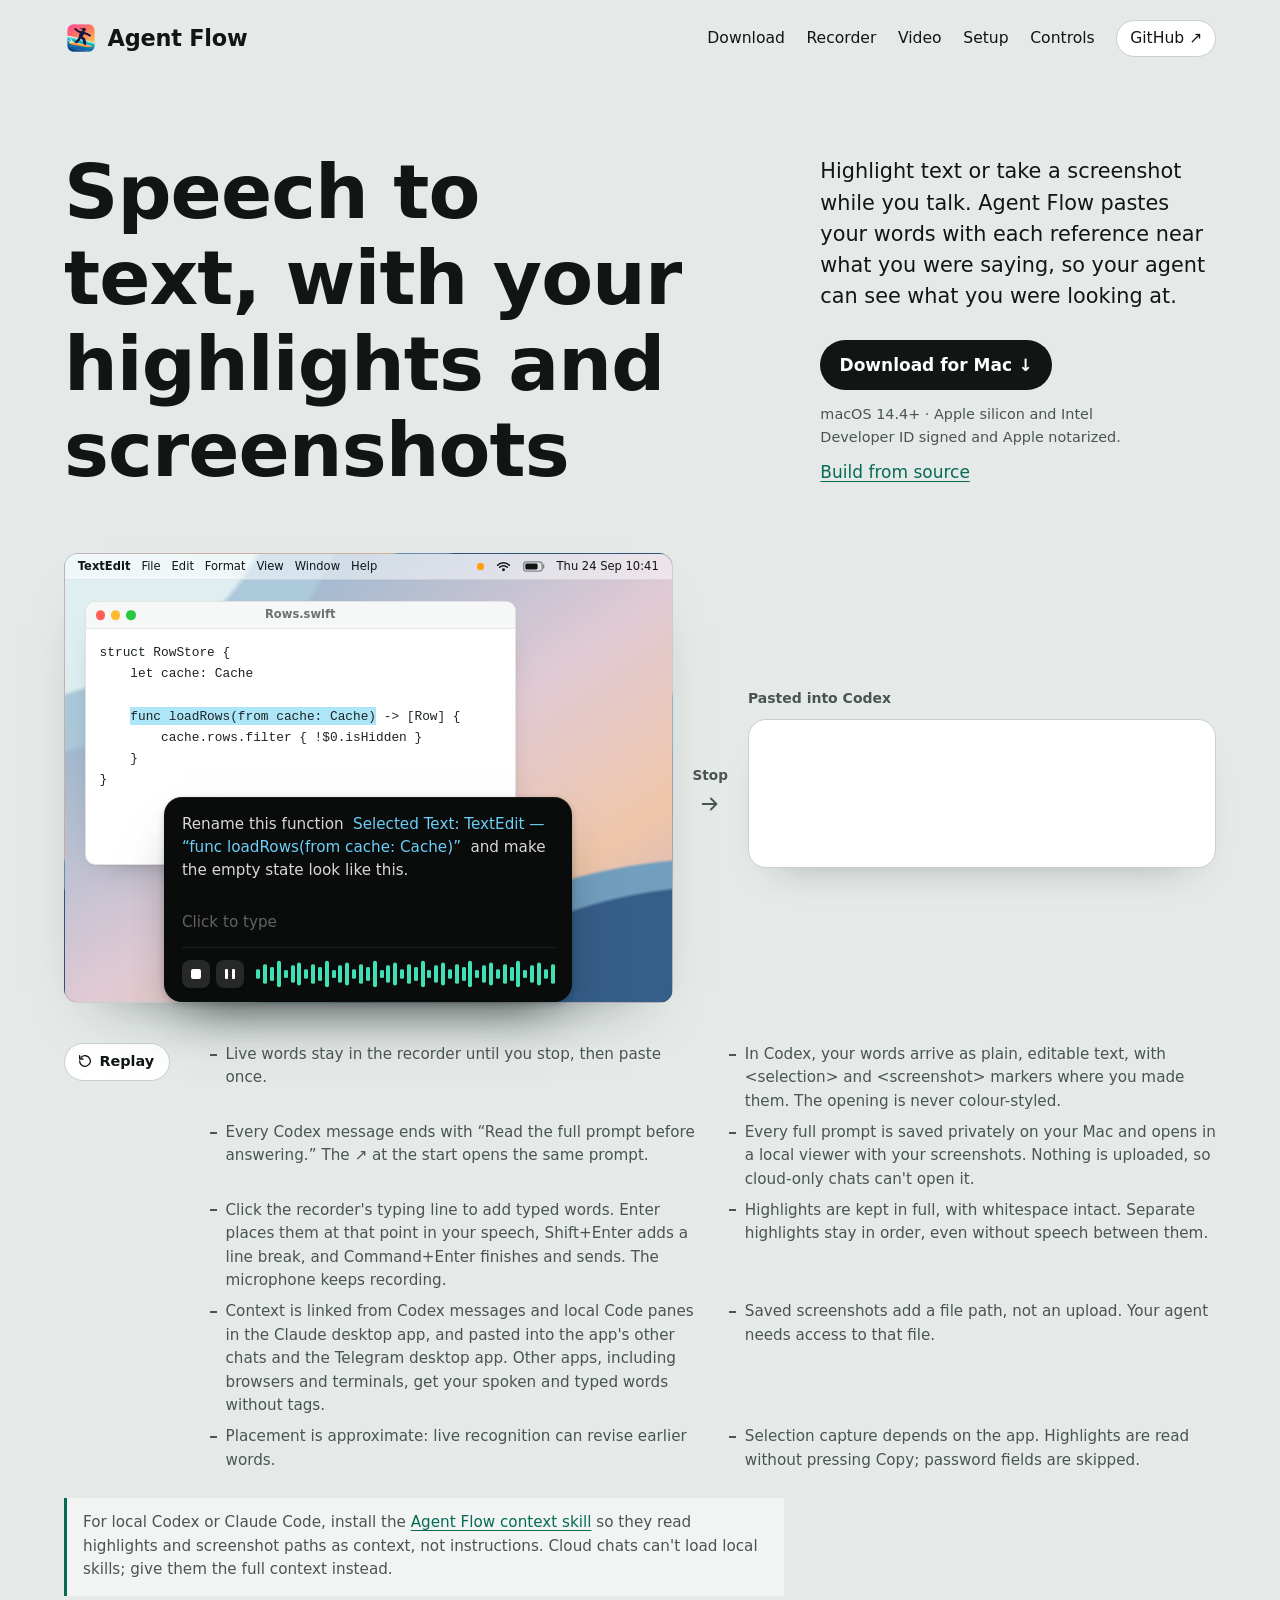
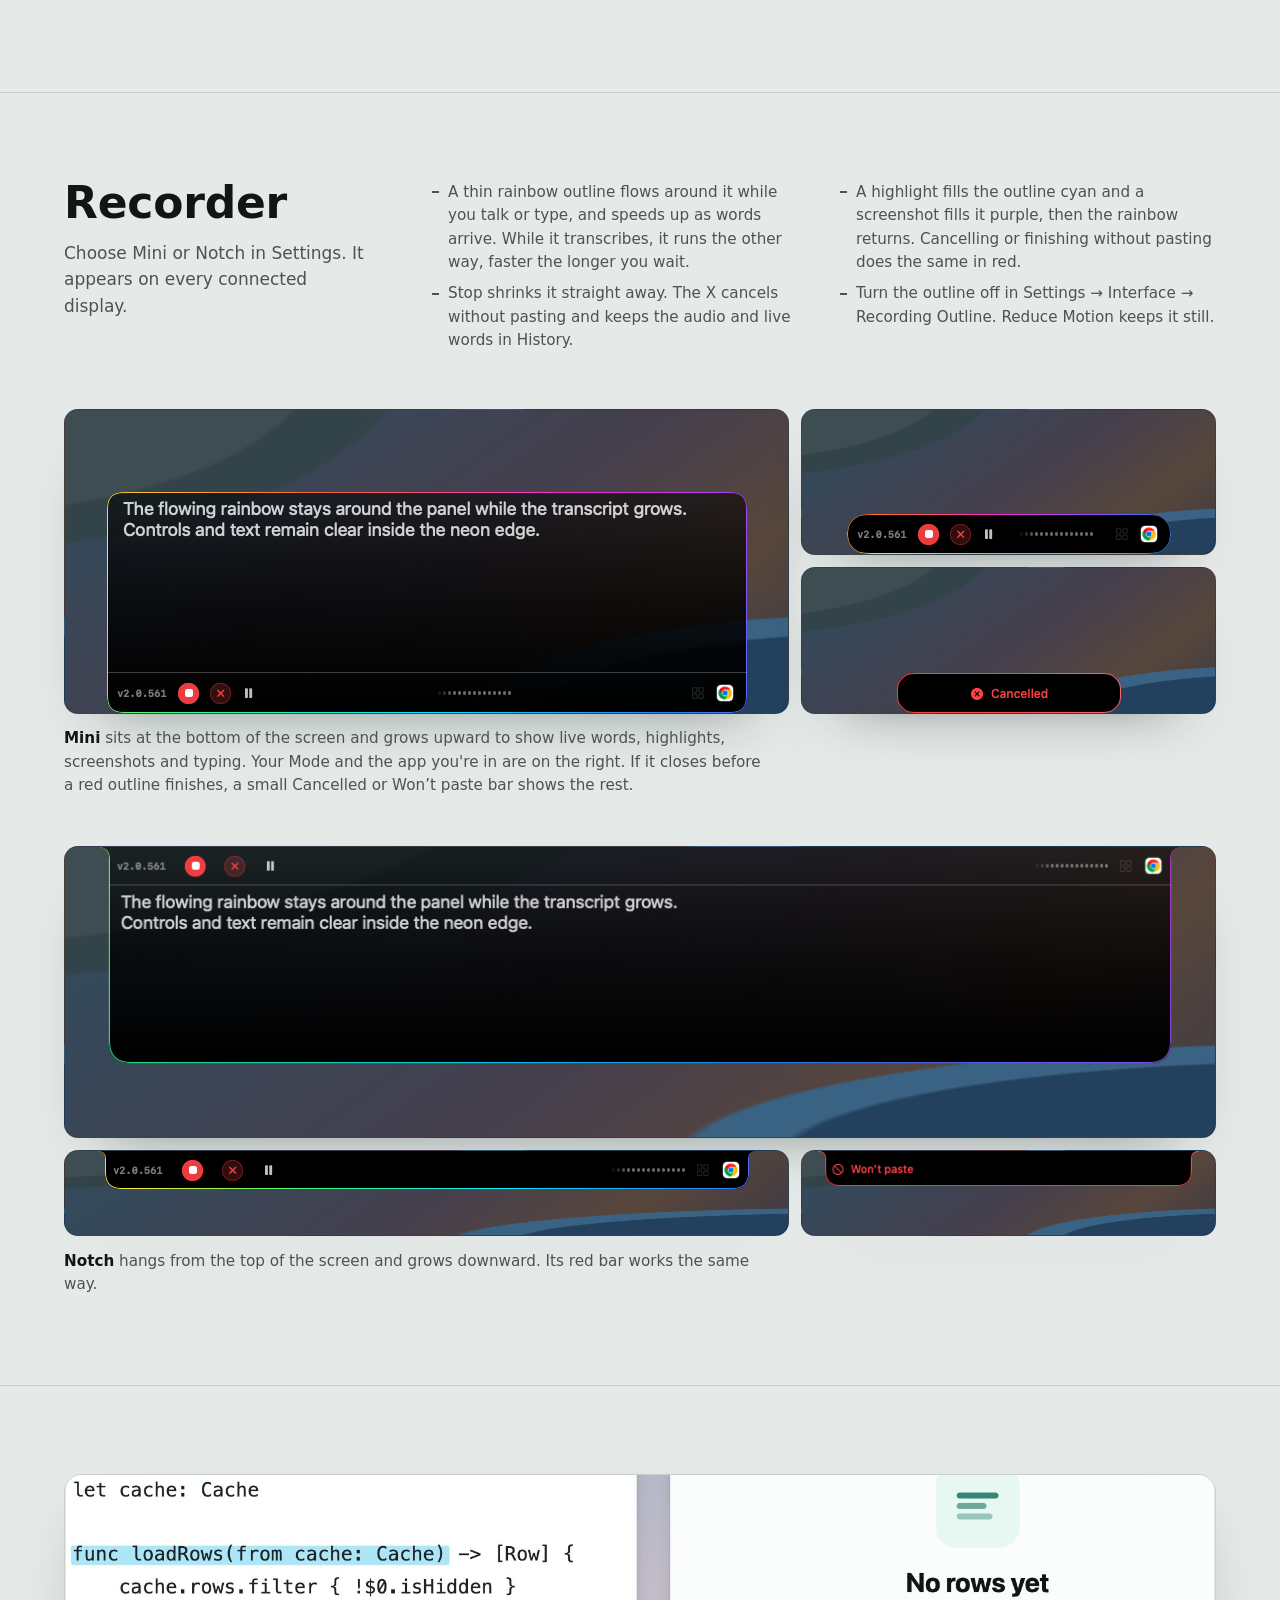
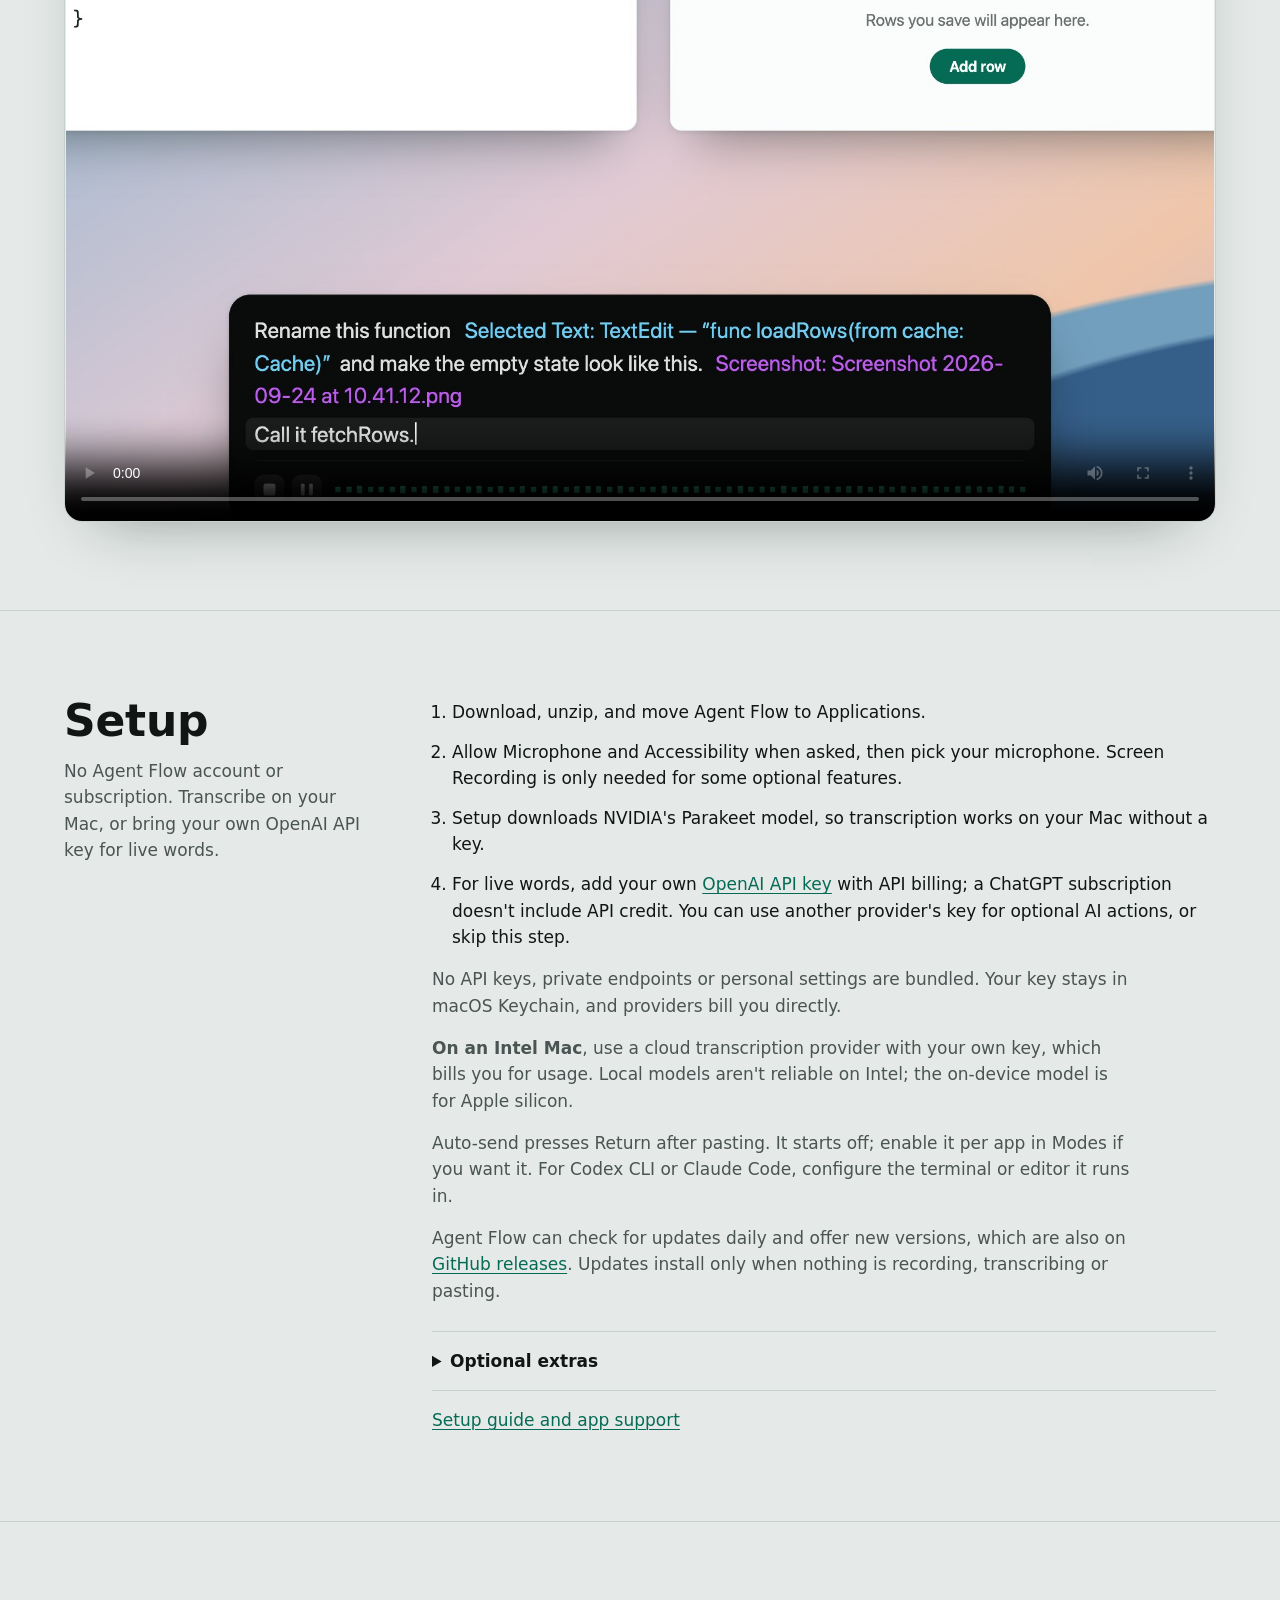
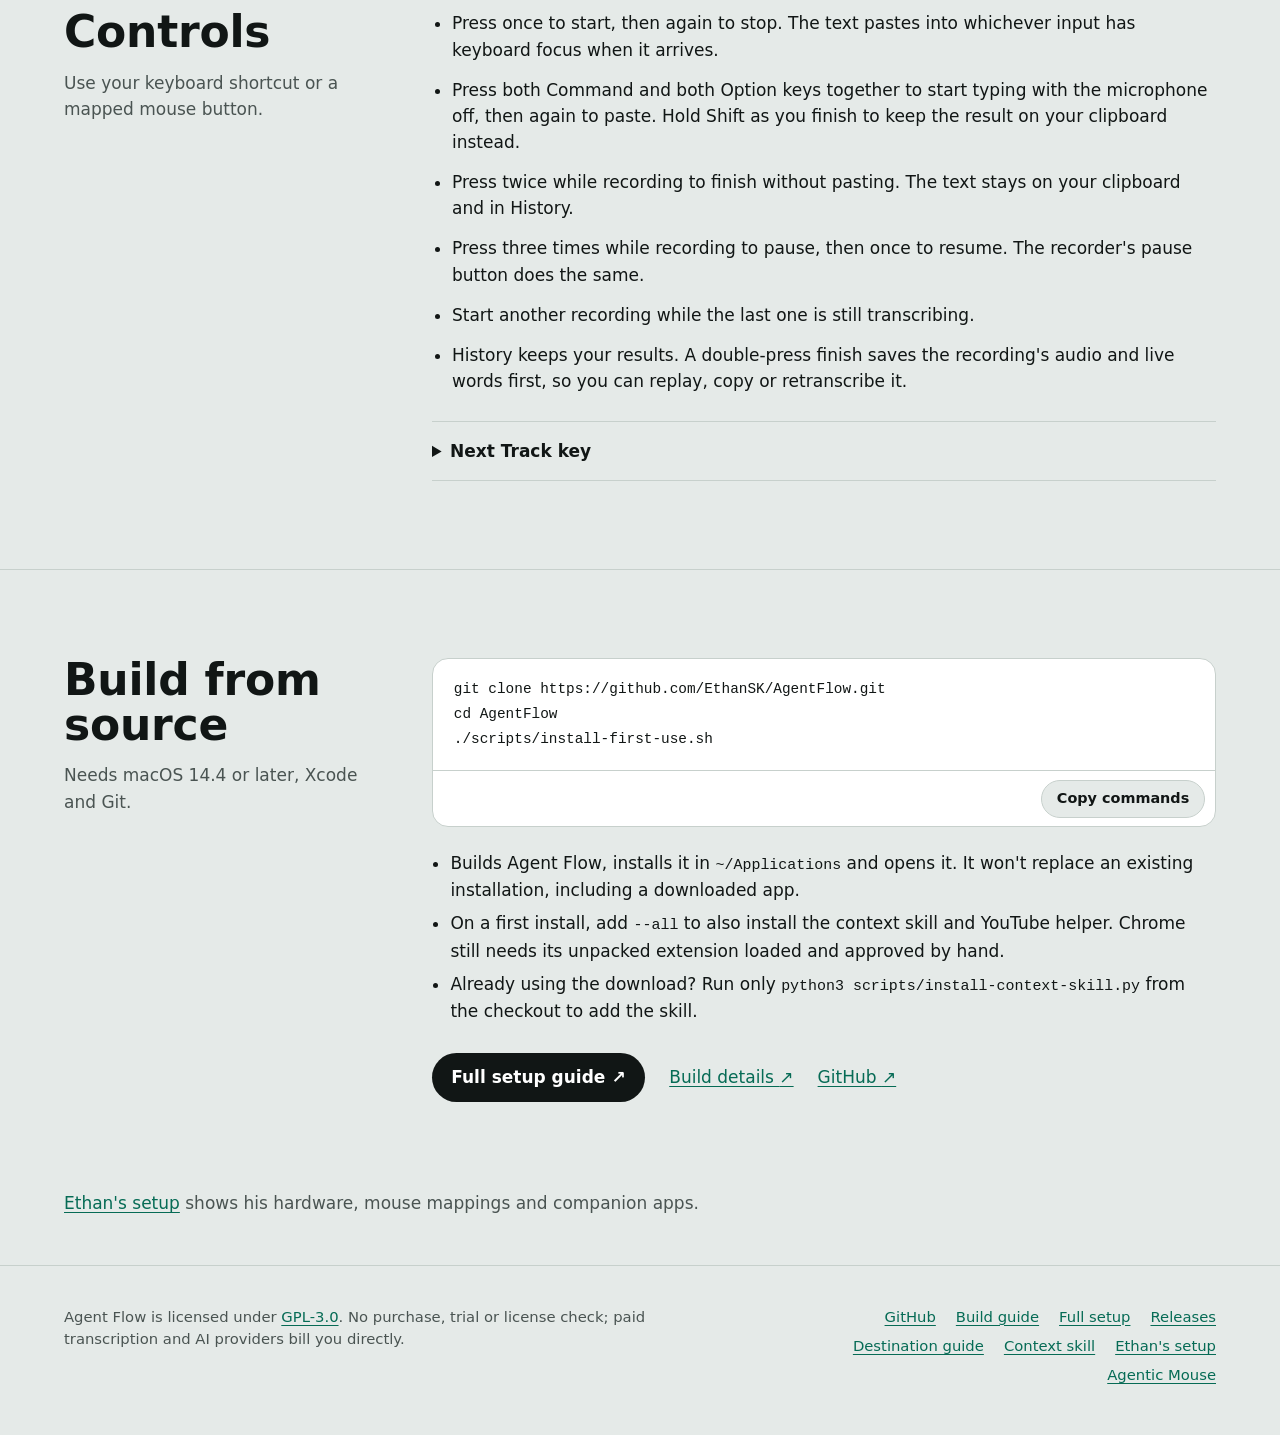
<file: docs/index.html>
<!DOCTYPE html>
<html lang="en">
<head>
  <meta charset="utf-8">
  <meta name="viewport" content="width=device-width, initial-scale=1">
  <meta name="color-scheme" content="light">
  <meta name="theme-color" content="#e5eae8">
  <meta name="description" content="Speech to text for Mac that pastes your words with the text you highlight and the paths of screenshots you take.">
  <meta property="og:type" content="website">
  <meta property="og:title" content="Agent Flow">
  <meta property="og:description" content="Speech to text for Mac that pastes your words with the text you highlight and the paths of screenshots you take.">
  <meta property="og:url" content="https://ethansk.github.io/AgentFlow/">
  <meta property="og:image" content="https://ethansk.github.io/AgentFlow/assets/social-card.png?v=3">
  <meta property="og:image:type" content="image/png">
  <meta property="og:image:width" content="1200">
  <meta property="og:image:height" content="630">
  <meta property="og:image:alt" content="Agent Flow recorder with spoken words, a cyan Codex selection, a purple screenshot reference, and a mint waveform">
  <meta name="twitter:card" content="summary_large_image">
  <meta name="twitter:image" content="https://ethansk.github.io/AgentFlow/assets/social-card.png?v=3">
  <link rel="canonical" href="https://ethansk.github.io/AgentFlow/">
  <link rel="icon" href="assets/agentflow-icon.png">
  <link rel="apple-touch-icon" href="assets/agentflow-icon-512.png">
  <link rel="manifest" href="site.webmanifest">
  <link rel="stylesheet" href="styles.css?v=recorder-no-paste">
  <script>
    // Pre-hide the demo before first paint so autoplay never flashes the finished
    // example. If script.js hasn't taken over within 2.5 s, show everything.
    (function (root) {
      if (window.matchMedia && window.matchMedia("(prefers-reduced-motion: reduce)").matches) return;
      root.classList.add("demo-armed");
      window.setTimeout(function () {
        if (!window.voiceInkDemoReady) root.classList.remove("demo-armed");
      }, 2500);
    }(document.documentElement));
  </script>
  <title>Agent Flow</title>
</head>
<body>
  <a class="skip-link" href="#main">Skip to content</a>

  <header class="wrap top">
    <a class="brand" href="./" aria-label="Agent Flow home">
      <img src="assets/agentflow-icon.png" width="34" height="34" alt="">
      <span>Agent Flow</span>
    </a>
    <nav class="top-nav" aria-label="Site">
      <a href="#download">Download</a>
      <a href="#recorder">Recorder</a>
      <a href="#video">Video</a>
      <a href="#setup">Setup</a>
      <a href="#controls">Controls</a>
      <a class="top-github" href="https://github.com/EthanSK/AgentFlow">GitHub <span aria-hidden="true">↗</span></a>
    </nav>
  </header>

  <main id="main" tabindex="-1">
    <!--
      Real-time context demo. The finished example below is the complete, readable
      content with or without JavaScript. script.js only hides and re-reveals these
      existing parts in order (data-at is milliseconds from start); it holds no copy.
      Example text is invented. Never put Ethan's real selections or screenshot paths here.
      This demo deliberately uses a generic selection from TextEdit; a Codex highlight keeps
      its own task-aware tag in the saved prompt.
      The recorder's typing line shows "Click to type" until the typed name appears; the
      same typed words close the Codex opening. It matches the promo video's example.
      The Codex pane mirrors AgentFlowPromptPreview.make in build 513: one plain, editable
      opening (a leading ↗ full-prompt link, every authored word, and inline-code
      <selection>/<screenshot> markers), then a separate plain "Read the full prompt before
      answering." footer with "full prompt" linked to the same local viewer. Every Codex
      message gets that footer, however short. No timeline, colour or math markup is added
      to the message; the timeline, with its <app_selection> and <local_screenshot> tags, is
      only in the viewer and the saved prompt file. The link words use this page's mint, as
      the ↗ does.
    -->
    <section class="hero" aria-labelledby="hero-title" data-demo-root data-stop-at="3050">
      <div class="wrap">
        <div class="hero-head">
          <h1 id="hero-title">Speech to text, with your <span class="g-select">highlights</span> and <span class="g-shot">screenshots</span></h1>
          <div class="hero-aside" id="download">
            <p class="lede">Highlight text or take a screenshot while you talk. Agent Flow pastes your words with each reference near what you were saying, so your agent can see what you were looking at.</p>
            <!--
              Build 519: finishes with only typed words are silent; speech and mixed
              sessions keep the finish sound. Automatic Codex Voice speaker mute and
              unmute is off for now; microphone muting stays. Local Code panes in the
              Claude desktop app, when positively identified, get the same full-prompt
              file handoff as Codex; cloud, SSH and unknown Claude chats keep full
              inline content, and terminal Claude Code stays plain like other
              terminals. Codex presentation is unchanged, so the build 513 demo, promo
              video and captions stay accurate.
            -->
            <!--
              The official latest published GitHub release is the only source of the download
              and its version. Without JavaScript, the button opens that release page and the
              version stays hidden, so no number here can go stale. script.js swaps in the
              signed ZIP and its tag only when the API lists that exact uploaded asset; it never
              builds a URL from a guessed version.
            -->
            <p class="actions"><a class="button" href="https://github.com/EthanSK/AgentFlow/releases/latest" data-release-download>Download for Mac <span aria-hidden="true">↓</span></a></p>
            <p class="release-note"><span data-release-version hidden></span>macOS 14.4+ · Apple silicon and Intel<br>Developer ID signed and Apple notarized.</p>
            <p class="source-link"><a href="#build">Build from source</a></p>
          </div>
        </div>

        <figure class="demo" data-demo>
          <div class="pane">
            <!--
              Abstract Mac screen, so the recorder reads as a floating macOS panel rather
              than a web chat box. Everything except the HUD is decorative and hidden from
              assistive technology: the HUD's own text already names the selection. The
              window reuses promo/scene.html's invented Rows.swift example, and the menu-bar
              clock matches the example screenshot's timestamp. Keep one HUD only; it stays
              the page's only black object. The window is a picture, not a control: no
              hover, focus or click behaviour. Like the native panel since build 457, the HUD
              is centred with its bottom edge on the screen's bottom edge (it floats over the
              Dock area, so no Dock is drawn), and it overlaps only the document's blank lower
              page, never the highlighted line. The wallpaper and menu bar establish macOS.
              The cyan wash is the selection that
              the HUD's Selected Text cue captures; its data-at reveals it just before
              that cue, and it is fully drawn without JavaScript or with reduced motion.
              This HUD is the same stylized recorder as promo/scene.html, so it stays in
              step with the published video rather than with the native panel. The
              #recorder band below shows the native panel itself. — Claude Opus 5.5
            -->
            <div class="mac">
              <div class="mac-menubar" aria-hidden="true">
                <span class="mac-app">TextEdit</span>
                <span>File</span>
                <span>Edit</span>
                <span class="mac-mid">Format</span>
                <span class="mac-mid">View</span>
                <span class="mac-wide">Window</span>
                <span class="mac-wide">Help</span>
                <span class="mac-status">
                  <i class="mac-mic"></i>
                  <svg class="mac-mid" viewBox="0 0 16 12" width="15" height="11"><path d="M1.6 4.6a9 9 0 0 1 12.8 0M3.8 6.8a6 6 0 0 1 8.4 0" fill="none" stroke="currentColor" stroke-width="1.7" stroke-linecap="round"/><circle cx="8" cy="9.6" r="1.6" fill="currentColor"/></svg>
                  <svg viewBox="0 0 25 12" width="22" height="11"><rect x="0.75" y="0.75" width="21" height="10.5" rx="3" fill="none" stroke="currentColor" stroke-opacity="0.45" stroke-width="1.5"/><rect x="2.6" y="2.6" width="14" height="6.8" rx="1.6" fill="currentColor"/><path d="M23.4 4.3v3.4" stroke="currentColor" stroke-opacity="0.45" stroke-width="1.6" stroke-linecap="round"/></svg>
                  <span><span class="mac-date">Thu 24 Sep </span>10:41</span>
                </span>
              </div>
              <div class="mac-screen">
                <div class="mac-window" aria-hidden="true">
                  <div class="mac-titlebar"><span class="mac-lights"><i></i><i></i><i></i></span>Rows.swift</div>
                  <pre class="mac-doc">struct RowStore {
&#9;let cache: Cache

&#9;<span class="mac-select" data-at="600">func loadRows(from cache: Cache)</span> -&gt; [Row] {
&#9;&#9;cache.rows.filter { !$0.isHidden }
&#9;}
}</pre>
                </div>
                <div class="hud">
                  <p class="hud-text">
                    <span class="step" data-at="250">Rename</span>
                    <span class="step" data-at="400">this</span>
                    <span class="step" data-at="550">function</span>
                    <span class="step cue cue-select" data-at="900">Selected Text: TextEdit — “func loadRows(from cache: Cache)”</span>
                    <span class="step" data-at="1200">and</span>
                    <span class="step" data-at="1330">make</span>
                    <span class="step" data-at="1460">the</span>
                    <span class="step" data-at="1590">empty</span>
                    <span class="step" data-at="1720">state</span>
                    <span class="step" data-at="1850">look</span>
                    <span class="step" data-at="1980">like</span>
                    <span class="step" data-at="2110">this.</span>
                    <span class="step cue cue-shot" data-at="2450">Screenshot: Screenshot 2026-09-24 at 10.41.12.png</span>
                  </p>
                  <p class="hud-type"><span class="step typed" data-at="2700">Call it fetchRows.</span><span class="hud-placeholder" aria-hidden="true">Click to type</span></p>
                  <div class="hud-bar" aria-hidden="true">
                    <span class="hud-stop"></span>
                    <span class="hud-pause"></span>
                    <span class="wave"><i></i><i></i><i></i><i></i><i></i><i></i><i></i><i></i><i></i><i></i><i></i><i></i><i></i><i></i><i></i><i></i><i></i><i></i><i></i><i></i><i></i><i></i><i></i><i></i><i></i><i></i><i></i><i></i><i></i><i></i><i></i><i></i><i></i><i></i><i></i><i></i><i></i><i></i><i></i><i></i><i></i><i></i><i></i><i></i></span>
                  </div>
                </div>
              </div>
            </div>
          </div>

          <div class="demo-step" aria-hidden="true">
            <span>Stop</span>
            <svg viewBox="0 0 24 24" width="22" height="22"><path d="M4 12h15m-6-6 6 6-6 6" fill="none" stroke="currentColor" stroke-width="2" stroke-linecap="round" stroke-linejoin="round"/></svg>
          </div>

          <div class="pane">
            <p class="pane-label">Pasted into Codex</p>
            <div class="composer">
              <p class="msg msg-open step" data-at="3300"><span class="prompt-link" aria-hidden="true">↗</span><span class="sr-only">Full prompt link.</span> Rename this function <code class="marker">&lt;selection&gt;</code> and make the empty state look like this. <code class="marker">&lt;screenshot&gt;</code> Call it fetchRows.</p>
              <p class="msg msg-foot step" data-at="3600">Read the <span class="prompt-link">full prompt</span> before answering.</p>
            </div>
          </div>

          <figcaption class="demo-caption">
            <button class="replay" type="button" data-demo-replay hidden><svg viewBox="0 0 24 24" width="16" height="16" aria-hidden="true"><path d="M4 12a8 8 0 1 0 2.4-5.7M4 4v5h5" fill="none" stroke="currentColor" stroke-width="2" stroke-linecap="round" stroke-linejoin="round"/></svg>Replay</button>
            <ul class="facts">
              <li>Live words stay in the recorder until you stop, then paste once.</li>
              <li>In Codex, your words arrive as plain, editable text, with &lt;selection&gt; and &lt;screenshot&gt; markers where you made them. The opening is never colour-styled.</li>
              <li>Every Codex message ends with “Read the full prompt before answering.” The ↗ at the start opens the same prompt.</li>
              <li>Every full prompt is saved privately on your Mac and opens in a local viewer with your screenshots. Nothing is uploaded, so cloud-only chats can't open it.</li>
              <li>Click the recorder's typing line to add typed words. Enter places them at that point in your speech, Shift+Enter adds a line break, and Command+Enter finishes and sends. The microphone keeps recording.</li>
              <li>Highlights are kept in full, with whitespace intact. Separate highlights stay in order, even without speech between them.</li>
              <li>Context is linked from Codex messages and local Code panes in the Claude desktop app, and pasted into the app's other chats and the Telegram desktop app. Other apps, including browsers and terminals, get your spoken and typed words without tags.</li>
              <li>Saved screenshots add a file path, not an upload. Your agent needs access to that file.</li>
              <li>Placement is approximate: live recognition can revise earlier words.</li>
              <li>Selection capture depends on the app. Highlights are read without pressing Copy; password fields are skipped.</li>
            </ul>
          </figcaption>
        </figure>
        <p class="skill-handoff">For local Codex or Claude Code, install the <a href="https://github.com/EthanSK/AgentFlow/tree/main/.agents/skills/interpret-agent-flow-context">Agent Flow context skill</a> so they read highlights and screenshot paths as context, not instructions. Cloud chats can't load local skills; give them the full context instead.</p>
      </div>
    </section>

    <!--
      The native recorder, as it looks in build 561. Authored by Claude Opus 5.5,
      2026-11-26.

      Pictures: four PNGs rendered from the production MiniRecorderView and
      NotchRecorderView SwiftUI views by isolated native tests, with invented example
      text (the words describe the outline itself). They are not a screen capture of
      anyone's Mac and contain no real dictation, chat, path or user screenshot. The files
      are copied byte for byte from the candidates' provenance.json (sha256 in the
      2026-11-26 website report); never redraw, retouch or re-encode them. Each is a 1x
      render with a transparent canvas. styles.css crops that canvas with .crop, so the
      pixels stay untouched and the panel can sit on the right screen edge. Replace them
      only with new captures of the real views, and update the crop boxes in styles.css.

      Mini and Notch are alternatives (Settings → Interface → Recorder Style), so each
      gets its own screen and they never share one. Mini sits on the bottom edge and Notch
      hangs from the top, as the native panels do. Each layout is shown expanded and as
      the slim bar. Copy checked against build 561 source:
        - outline: RecorderCaptureOutline.swift (on by default; Settings → Interface →
          Recording Outline turns it off; Reduce Motion holds it still; processing runs
          anticlockwise and keeps accelerating);
        - highlight/screenshot fill: RecorderContextSweep.swift (Color.cyan /
          Color.purple, travels round, holds, then the rainbow returns);
        - X: RecorderCancelButton (stops without pasting; audio and live draft are kept
          in History);
        - expanding: RecorderStateProvider.showsLiveContext (live words, typing or a
          captured highlight/screenshot);
        - Stop: the panel shrinks at once (README "Stop immediately shrinks"). The
          microphone tail after Stop is a user setting that defaults to 0 ms, so no
          duration is claimed here.
      Don't advertise the original-chat auto-send queue, recap notices or external Codex
      steering here: they're off or unsupported in this build.

      Red no-paste end bars, added later on 2026-11-26 by Claude Opus 5.5 for Ethan's
      request that Cancel and Won't paste get the same outline animation in red. The two
      extra PNGs (recorder-mini-cancelled, recorder-notch-wont-paste) are production
      RecorderNoPasteFeedbackView renders from the build 563 source, made in isolated
      test panels; they also carry no user content and are used byte for byte (sha256 in
      the website-red563 report). The four pictures above stay build 561 renders: the
      red work changed no part of the panels they show. Each red bar has its own screen
      beside its layout's slim bar, so no screen ever shows two recorders. Copy checked
      against source:
        - RecorderContextSweep.swift: Kind.noPaste uses RecorderContextColor.noPaste
          (AppTheme.Status.error) on the same entrance, hold and rainbow return as a
          highlight or screenshot;
        - RecordingSession.swift: shouldCancel launches it as Cancelled, a clipboardOnly
          finish as Won't paste, and a fourth press that restores paste removes it;
        - VoiceInkEngine.retainNoPasteOutlineFeedback: when the session ends first, the
          non-interactive end bar finishes only the original animation; nothing shows
          with Recording Outline off.
      The site's word for the clipboardOnly finish stays "finish without pasting", as in
      Controls; the pictures carry the app's own "Won't paste" label.
    -->
    <section class="band" id="recorder" aria-labelledby="recorder-title">
      <div class="wrap split">
        <div class="band-head">
          <h2 id="recorder-title">Recorder</h2>
          <p>Choose Mini or Notch in Settings. It appears on every connected display.</p>
        </div>
        <div class="band-body">
          <ul class="facts">
            <li>A thin rainbow outline flows around it while you talk or type, and speeds up as words arrive. While it transcribes, it runs the other way, faster the longer you wait.</li>
            <li>A highlight fills the outline cyan and a screenshot fills it purple, then the rainbow returns. Cancelling or finishing without pasting does the same in red.</li>
            <li>Stop shrinks it straight away. The X cancels without pasting and keeps the audio and live words in History.</li>
            <li>Turn the outline off in Settings → Interface → Recording Outline. Reduce Motion keeps it still.</li>
          </ul>
        </div>
      </div>

      <div class="wrap shots">
        <figure class="shot-group">
          <div class="shot-row shot-row-mini">
            <div class="screen screen-bottom">
              <div class="crop crop-mini-expanded">
                <img src="assets/recorder-mini-expanded.png?v=561" width="640" height="300" loading="lazy" decoding="async" alt="Mini recorder on the bottom edge of the screen, with two lines of example text above its controls and a thin rainbow outline">
              </div>
            </div>
            <div class="shot-stack">
              <div class="screen screen-bottom">
                <div class="crop crop-mini-compact">
                  <img src="assets/recorder-mini-compact.png?v=561" width="640" height="300" loading="lazy" decoding="async" alt="Mini recorder as a slim bar with a rainbow outline: version, Stop, X and Pause, the waveform, then the Mode icon and Chrome as the current app">
                </div>
              </div>
              <div class="screen screen-bottom">
                <div class="crop crop-mini-cancelled">
                  <img src="assets/recorder-mini-cancelled.png?v=no-paste" width="352" height="40" loading="lazy" decoding="async" alt="Mini recorder's small Cancelled bar on the bottom edge of the screen, with red text and a thin red outline">
                </div>
              </div>
            </div>
          </div>
          <figcaption class="shot-caption"><strong>Mini</strong> sits at the bottom of the screen and grows upward to show live words, highlights, screenshots and typing. Your Mode and the app you're in are on the right. If it closes before a red outline finishes, a small Cancelled or Won’t paste bar shows the rest.</figcaption>
        </figure>

        <figure class="shot-group">
          <div class="shot-row">
            <div class="screen screen-top">
              <div class="crop crop-notch-expanded">
                <img src="assets/recorder-notch-expanded.png?v=561" width="1100" height="300" loading="lazy" decoding="async" alt="Notch recorder hanging from the top of the screen, with its controls above two lines of example text and a thin rainbow outline">
              </div>
            </div>
            <div class="shot-pair">
              <div class="screen screen-top screen-short">
                <div class="crop crop-notch-compact">
                  <img src="assets/recorder-notch-compact.png?v=561" width="1100" height="300" loading="lazy" decoding="async" alt="Notch recorder as a slim bar at the top of the screen, with Stop, X and Pause on the left and the waveform, Mode icon and Chrome on the right">
                </div>
              </div>
              <div class="screen screen-top screen-short">
                <div class="crop crop-notch-wont-paste">
                  <img src="assets/recorder-notch-wont-paste.png?v=no-paste" width="420" height="38" loading="lazy" decoding="async" alt="Notch recorder's small Won’t paste bar hanging from the top of the screen, with red text and a thin red outline">
                </div>
              </div>
            </div>
          </div>
          <figcaption class="shot-caption"><strong>Notch</strong> hangs from the top of the screen and grows downward. Its red bar works the same way.</figcaption>
        </figure>
      </div>
    </section>

    <!--
      Promo video, rendered from promo/scene.html by promo/render.mjs (see promo/README.md).
      It reuses the hero demo's invented example and only states claims this page already
      makes, so re-render it whenever the demo example or those claims change. Speech,
      music and captions share the same timeline; audio starts only after a visitor plays it.
      promo/scene.html now draws build 513: the recorder on the screen's bottom edge with its
      Pause control, the plain Codex opening with inline <selection>/<screenshot> markers,
      the plain "Read the full prompt before answering." footer instead of a timeline, and
      the prompt viewer without a "Your words" copy. The MP4 and poster are redrawn by
      render.mjs's reuse-audio mode (see promo/README.md), which keeps the published
      soundtrack packet for packet and the captions byte for byte; their ?v= values were
      rotated to 513-file-prompt for that redraw, and the captions' value stays. That
      redraw is published: promo/published-video.json's source and output hashes match
      the files here (checked 2026-11-26, Claude Opus 5.5). The video keeps the stylized
      recorder; the #recorder band shows the native one, so the outline added since then
      doesn't require a re-render.
      Ethan asked for no visible title, subtitle or transcript here (2026-09-27): the video
      sits in the page like a normal embedded promo. The section keeps id="video" for the
      top navigation and takes its accessible name from aria-label. The captions track
      carries every spoken line. He then rejected the AI-voice credit line as well, so the
      video has no visible text of its own; don't add a caption, credit or label back.
    -->
    <section class="band" id="video" aria-label="Video">
      <div class="wrap">
        <figure class="promo-video">
          <video controls playsinline preload="metadata" width="1920" height="1080"
            poster="assets/agentflow-promo-poster.jpg?v=513-file-prompt"
            aria-label="Agent Flow in use: dictating, highlighting a function, taking a screenshot and typing a name in the recorder, then sending one short message to Codex and opening its full prompt">
            <source src="assets/agentflow-promo.mp4?v=513-file-prompt" type="video/mp4">
            <track kind="captions" src="assets/agentflow-promo.vtt?v=963678fc" srclang="en" label="English">
            <a href="assets/agentflow-promo.mp4?v=513-file-prompt">Agent Flow video (MP4)</a>
          </video>
        </figure>
      </div>
    </section>

    <!--
      Setup mirrors the v2.0.477 onboarding order: required Microphone + Accessibility
      (Screen Recording is optional), microphone choice, the required local Parakeet
      download, then an optional provider key that can be skipped. The app bundles no keys
      or private endpoints and never installs skills or extensions by itself; the context
      skill comes from scripts/install-context-skill.py in a source checkout.
    -->
    <section class="band" id="setup" aria-labelledby="setup-title">
      <div class="wrap split">
        <div class="band-head">
          <h2 id="setup-title">Setup</h2>
          <p>No Agent Flow account or subscription. Transcribe on your Mac, or bring your own OpenAI API key for live words.</p>
        </div>
        <div class="band-body">
          <ol class="setup-steps">
            <li>Download, unzip, and move Agent Flow to Applications.</li>
            <li>Allow Microphone and Accessibility when asked, then pick your microphone. Screen Recording is only needed for some optional features.</li>
            <li>Setup downloads NVIDIA's Parakeet model, so transcription works on your Mac without a key.</li>
            <li>For live words, add your own <a href="https://platform.openai.com/api-keys">OpenAI API key</a> with API billing; a ChatGPT subscription doesn't include API credit. You can use another provider's key for optional AI actions, or skip this step.</li>
          </ol>
          <p class="note">No API keys, private endpoints or personal settings are bundled. Your key stays in macOS Keychain, and providers bill you directly.</p>
          <p class="note"><strong>On an Intel Mac</strong>, use a cloud transcription provider with your own key, which bills you for usage. Local models aren't reliable on Intel; the on-device model is for Apple silicon.</p>
          <p class="note">Auto-send presses Return after pasting. It starts off; enable it per app in Modes if you want it. For Codex CLI or Claude Code, configure the terminal or editor it runs in.</p>
          <p class="note">Agent Flow can check for updates daily and offer new versions, which are also on <a href="https://github.com/EthanSK/AgentFlow/releases">GitHub releases</a>. Updates install only when nothing is recording, transcribing or pasting.</p>
          <details class="optional" id="pieces">
            <summary>Optional extras</summary>
            <dl class="pieces">
              <div><dt>Context skill</dt><dd>Clone the source, then run <code>python3 scripts/install-context-skill.py</code>. It installs one shared copy for Codex and Claude Code and won't replace a skill you already have. The app never installs it for you.</dd></div>
              <div><dt>YouTube Bridge</dt><dd>Pauses the playing video in Chrome when recording starts, then resumes only that video. YouTube keeps its own handling, and extension 0.2.6 adds standard video players on other sites. Some players can't be controlled. It asks to access all HTTP and HTTPS sites. Its helper and login LaunchAgent need a source checkout; you load the Chrome extension and approve its permissions yourself.</dd></div>
              <div><dt>Chrome details</dt><dd>For page titles and addresses with highlights, enable Chrome's View → Developer → Allow JavaScript from Apple Events, then grant Agent Flow Automation access if asked.</dd></div>
              <div><dt>Codex highlight images</dt><dd>Turn this on in Settings to save a picture of highlights you drag in Codex while recording, beside their text. Codex sometimes leaves rendered math or underlined words out of selected text, so the picture can show them. It can also show nearby messages, and a drag over several lines includes the full width of the window. No picture is saved for double- or triple-clicks, keyboard or Shift selections, or highlights made before you start recording. The picture doesn't fix the selected text, and no text is read from it. Allow Screen Recording for Agent Flow in System Settings first; it won't ask. Images stay on your Mac, and your agent gets the file path.</dd></div>
              <div><dt>Mouse controls</dt><dd>Map a mouse button to your recording shortcut if you want. <a href="https://ethansk.github.io/agentic-mouse/">Agentic Mouse</a> is separate and isn't required.</dd></div>
              <div><dt>VS Code</dt><dd>The <a href="https://marketplace.visualstudio.com/items?itemName=EthanSK.better-git-vscode">Better Git</a> bridge reads highlights in local code and diff editors, and in the integrated terminal on recent VS Code versions. A highlight that's already selected when you start recording is included. Chat panels, remote windows and multi-cursor selections aren't covered.</dd></div>
            </dl>
          </details>
          <p class="note"><a href="https://github.com/EthanSK/AgentFlow/blob/main/SETUP.md">Setup guide and app support</a></p>
        </div>
      </div>
    </section>

    <section class="band" id="controls" aria-labelledby="controls-title">
      <div class="wrap split">
        <div class="band-head">
          <h2 id="controls-title">Controls</h2>
          <p>Use your keyboard shortcut or a mapped mouse button.</p>
        </div>
        <div class="band-body">
          <ul class="setup-steps">
            <li>Press once to start, then again to stop. The text pastes into whichever input has keyboard focus when it arrives.</li>
            <li>Press both Command and both Option keys together to start typing with the microphone off, then again to paste. Hold Shift as you finish to keep the result on your clipboard instead.</li>
            <li>Press twice while recording to finish without pasting. The text stays on your clipboard and in History.</li>
            <li>Press three times while recording to pause, then once to resume. The recorder's pause button does the same.</li>
            <li>Start another recording while the last one is still transcribing.</li>
            <li>History keeps your results. A double-press finish saves the recording's audio and live words first, so you can replay, copy or retranscribe it.</li>
          </ul>
          <!--
            Next Track in v2.0.477 (RecordingShortcutManager onNextTrackKeyDown): consumed while the
            recorder is visible, so it never skips music then. Recording-start saved-input capture
            is hard-off (FocusLockService.recordingStartInputCaptureEnabled = false), so Next while
            recording is a consumed no-op. Primary stays base current-input delivery and owns no
            exact input or Mode. The post-stop "second chance" (focusedDuringTranscription) is
            still live, so it is described below exactly as README.md does; it owns that input
            plus its app's Mode and fails closed. RECORDING_DESTINATIONS.md holds the full
            contract. Never describe Next as toggling a destination.
          -->
          <details class="optional" id="routes">
            <summary>Next Track key</summary>
            <p class="note">While the recorder is visible, Next Track won't skip music. Capturing the input where you started is off in this release, so pressing it while recording does nothing.</p>
            <p class="note">After a normal stop, while the result is still transcribing, one press sends it to the input focused at that moment instead, using that app's settings. If Agent Flow can't verify that input, it shows an error rather than pasting somewhere else.</p>
            <p class="note"><a href="https://github.com/EthanSK/AgentFlow/blob/main/RECORDING_DESTINATIONS.md">Destination guide</a> · <a href="https://github.com/EthanSK/AgentFlow/blob/main/TERMINOLOGY.md">Button glossary</a></p>
          </details>
        </div>
      </div>
    </section>

    <section class="band" id="build" aria-labelledby="build-title">
      <div class="wrap split">
        <div class="band-head">
          <h2 id="build-title">Build from source</h2>
          <p>Needs macOS 14.4 or later, Xcode and Git.</p>
        </div>
        <div class="band-body">
          <div class="commands">
            <pre tabindex="0" aria-label="Build commands"><code data-copy-source>git clone https://github.com/EthanSK/AgentFlow.git
cd AgentFlow
./scripts/install-first-use.sh</code></pre>
            <div class="commands-bar" data-copy-bar hidden>
              <button class="copy" type="button" data-copy>Copy commands</button>
              <span class="sr-only" role="status" data-copy-status></span>
            </div>
          </div>
          <ul class="build-notes">
            <li>Builds Agent Flow, installs it in <code>~/Applications</code> and opens it. It won't replace an existing installation, including a downloaded app.</li>
            <li>On a first install, add <code>--all</code> to also install the context skill and YouTube helper. Chrome still needs its unpacked extension loaded and approved by hand.</li>
            <li>Already using the download? Run only <code>python3 scripts/install-context-skill.py</code> from the checkout to add the skill.</li>
          </ul>
          <p class="actions">
            <a class="button" href="https://github.com/EthanSK/AgentFlow/blob/main/SETUP.md">Full setup guide <span aria-hidden="true">↗</span></a>
            <a href="https://github.com/EthanSK/AgentFlow/blob/main/BUILDING.md">Build details <span aria-hidden="true">↗</span></a>
            <a href="https://github.com/EthanSK/AgentFlow">GitHub <span aria-hidden="true">↗</span></a>
          </p>
        </div>
      </div>
    </section>

    <p class="wrap companion-link"><a href="https://ethansk.github.io/ethan-setup/">Ethan's setup</a> shows his hardware, mouse mappings and companion apps.</p>
  </main>

  <footer class="foot">
    <div class="wrap foot-inner">
      <p>Agent Flow is licensed under <a href="https://github.com/EthanSK/AgentFlow/blob/main/LICENSE">GPL-3.0</a>. No purchase, trial or license check; paid transcription and AI providers bill you directly.</p>
      <nav class="foot-nav" aria-label="Documentation">
        <a href="https://github.com/EthanSK/AgentFlow">GitHub</a>
        <a href="https://github.com/EthanSK/AgentFlow/blob/main/BUILDING.md">Build guide</a>
        <a href="https://github.com/EthanSK/AgentFlow/blob/main/SETUP.md">Full setup</a>
        <a href="https://github.com/EthanSK/AgentFlow/releases">Releases</a>
        <a href="https://github.com/EthanSK/AgentFlow/blob/main/RECORDING_DESTINATIONS.md">Destination guide</a>
        <a href="https://github.com/EthanSK/AgentFlow/tree/main/.agents/skills/interpret-agent-flow-context">Context skill</a>
        <a href="https://ethansk.github.io/ethan-setup/">Ethan's setup</a>
        <a href="https://ethansk.github.io/agentic-mouse/">Agentic Mouse</a>
      </nav>
    </div>
  </footer>

  <script src="script.js?v=latest-release-download"></script>
</body>
</html>
</file>
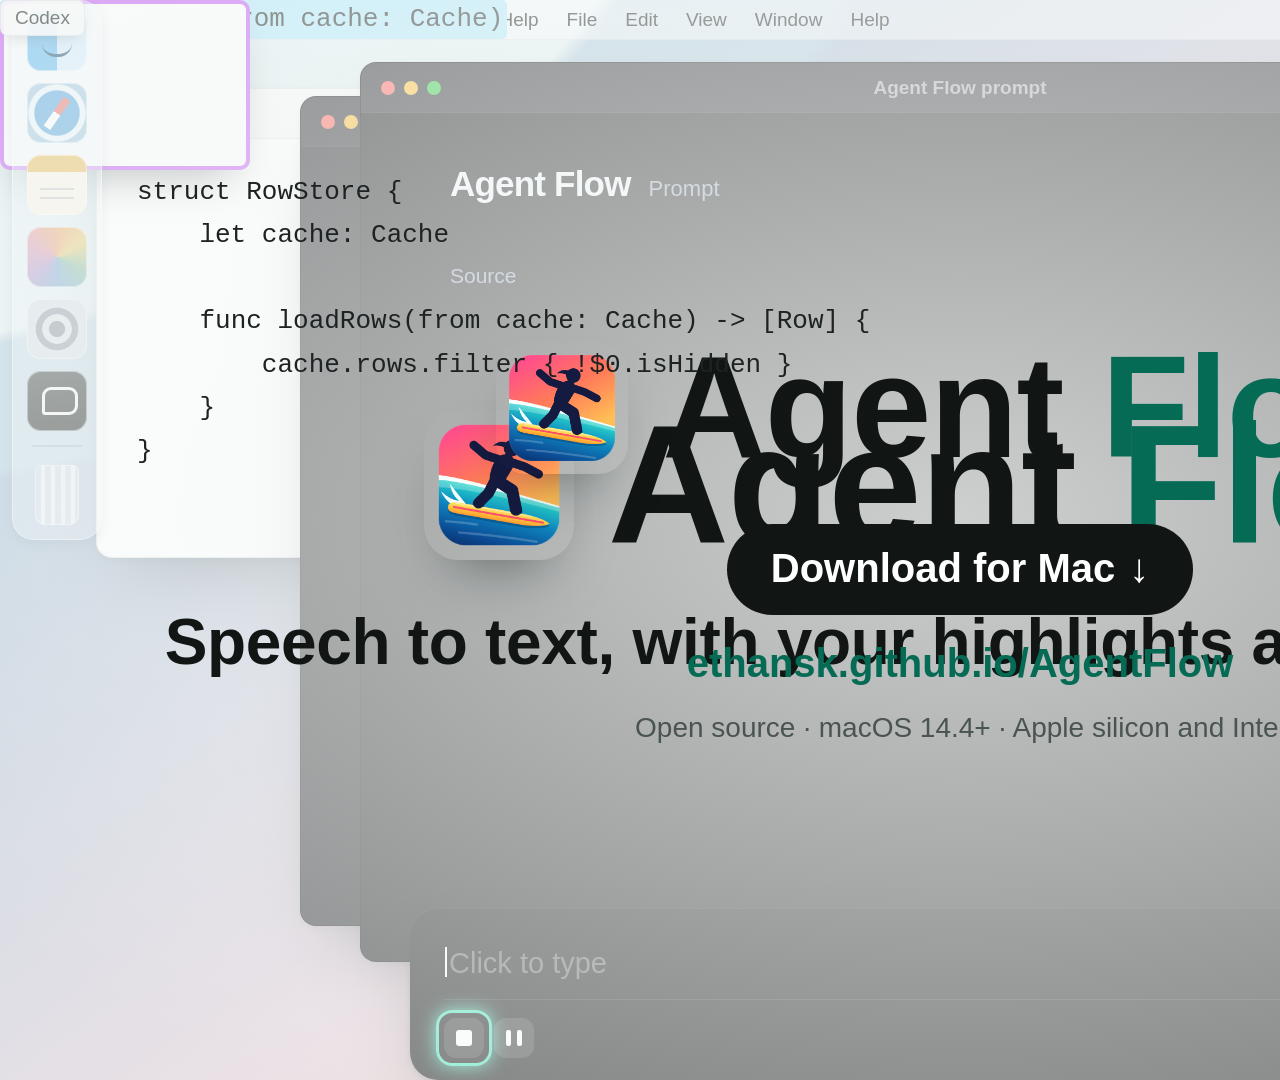
<file: promo/scene.html>
<!DOCTYPE html>
<html lang="en">
<head>
<meta charset="utf-8">
<title>Agent Flow promo scene</title>
<!--
  Agent Flow promo video, authored as one deterministic 1920×1080 web scene.

  How it becomes a video: promo/render.mjs injects window.PROMO (the timeline built from
  narration.json by timeline.mjs, plus the dictation loudness per frame), opens this file in
  headless Chrome, calls window.renderAt(seconds) for every frame and screenshots the stage.
  Nothing uses CSS transitions, CSS animations, timers or requestAnimationFrame: every visible
  property is a pure function of the requested time, so any frame can be re-rendered exactly.
  Don't add will-change: it makes Chrome scale cached bitmaps, which blurs text when the
  camera zooms.

  The picture is one continuous shot of a Mac desktop, like the website hero: wallpaper, menu
  bar, windows, and the recorder centred with its bottom edge on the screen's bottom edge, as
  the native panel sits since build 457. The quiet Dock is on the left edge so the recorder
  never hides it; Codex is still opened from it. A camera glides to whatever the narrator is
  describing. The one flourish is that each captured reference visibly flies into the
  recorder, because that capture is the product. After the stop, the same example is seen
  twice more: as Codex's one message, then in full in Agent Flow's prompt viewer.

  Truthfulness rules (this is public marketing for a real product):
  - Narration says only what docs/index.html already claims. The dictation, selection and
    screenshot path are the website demo's invented example. Never use real selections,
    paths or messages.
  - The recorder is the website's stylized HUD, not a pixel copy of the native SwiftUI view.
    Its "Click to type" line and the typed run mirror RecorderComponents/RecordingSession:
    the active run stays in the editor and joins the live words when focus leaves it. The
    Pause control beside Stop stands for RecorderPauseButton; the real bar's Cancel,
    raw-mode, microphone and app icons are left out of this stylized bar.
  - A normal stop pastes into the input focused when the result arrives, so Codex is brought
    forward (focused composer) before the stop. This Codex Mode has auto-send turned on, so
    the paste is sent as one message. Markdown renders only once sent, so the composer
    shows the raw paste for that instant.
  - The sent message mirrors AgentFlowPromptPreview.make in build 513, which treats every
    Codex message alike, however short: a plain, editable opening (a leading ↗ link to the
    full prompt, every authored word, and `<selection>`/`<screenshot>` as inline code), then
    a separate plain "Read the full prompt before answering." footer with "full prompt"
    linked to the same viewer. No timeline, colour or math markup is added to the message;
    the timeline lives only in the viewer and the saved prompt.
  - The prompt viewer mirrors AgentFlowPromptViewer.html(): title row with Close, a Source
    link, then one numbered section per event, rainbow authored words, Details folded,
    the screenshot embedded. There is no "Your words" opening or "Full source" copy.
    Its rainbow starts at palette index 0 here.
  - Nothing is uploaded: every link is a local file.
  - No third-party logos: TextEdit and Codex appear only as plain text labels. The Codex Dock
    icon is a generic glyph.
-->
<style>
  :root {
    --sheet: #ffffff;
    --ink: #111615;
    --graphite: #4a5452;
    --rule: #c7d0cc;
    --hud: #0a0b0b;
    --mint: #3fe0b5;
    --mint-ink: #066b55;
    --cyan: #6ccff6;
    --cyan-ink: #006f8e;
    --cyan-wash: #ade6f8;
    --cyan-tint: #e8f6fb;
    --violet: #bf5af2;
    --violet-ink: #7e2bae;
    --violet-tint: #f4ebf9;
    --display: "Avenir Next Condensed", "Avenir Next", "Helvetica Neue", Arial, sans-serif;
    --body: Seravek, "Avenir Next", "Helvetica Neue", Arial, sans-serif;
    --system: -apple-system, BlinkMacSystemFont, "Helvetica Neue", Arial, sans-serif;
    --mono: "SF Mono", ui-monospace, Menlo, monospace;
  }

  * { box-sizing: border-box; }

  html, body {
    margin: 0;
    width: 1920px;
    height: 1080px;
    overflow: hidden;
    background: #8fa9bd;
  }

  #stage {
    position: relative;
    width: 1920px;
    height: 1080px;
    overflow: hidden;
    font-family: var(--body);
    color: var(--ink);
  }

  /* The desktop, in its own 1920×1080 coordinates. The camera transforms this layer only. */
  #world {
    position: absolute;
    left: 0;
    top: 0;
    width: 1920px;
    height: 1080px;
    transform-origin: 0 0;
  }

  /* Same abstract wallpaper as the website hero: broad curved ridges, dusk colours. */
  #wall {
    position: absolute;
    inset: 0;
    background:
      radial-gradient(ellipse 110% 78% at 110% 108%, #355e89 0 43%, #729fbe 44% 51%, transparent 52%),
      radial-gradient(ellipse 108% 110% at -18% -20%, #dfeef0 0 49%, #abc9da 50% 60%, transparent 61%),
      linear-gradient(145deg, #90b5cf 14%, #e1cad4 53%, #efc6aa 77%, #c9b0c3);
  }

  #desk { position: absolute; inset: 0; }

  /* ---------- Menu bar ---------- */

  #menubar {
    position: absolute;
    left: 0;
    top: 0;
    width: 1920px;
    height: 40px;
    display: flex;
    align-items: center;
    gap: 28px;
    padding: 0 26px;
    background: rgba(255, 255, 255, 0.52);
    border-bottom: 1px solid rgba(17, 22, 21, 0.07);
    font-family: var(--system);
    font-size: 19px;
    color: var(--ink);
    white-space: nowrap;
  }

  .mb-app { font-weight: 700; }
  .mb-items { display: flex; gap: 28px; }

  .mb-status {
    margin-left: auto;
    display: flex;
    align-items: center;
    gap: 24px;
    font-variant-numeric: tabular-nums;
  }

  /* macOS's own microphone-in-use dot, shown while any app records. */
  #micDot {
    width: 11px;
    height: 11px;
    border-radius: 50%;
    background: #ff9f0a;
  }

  /* ---------- Windows ---------- */

  .window {
    position: absolute;
    border-radius: 16px;
    background: var(--sheet);
    border: 1px solid rgba(17, 22, 21, 0.12);
    box-shadow: 0 2px 6px rgba(8, 22, 18, 0.08), 0 36px 70px -34px rgba(8, 22, 18, 0.5);
    overflow: hidden;
  }

  .titlebar {
    position: relative;
    height: 50px;
    display: flex;
    align-items: center;
    justify-content: center;
    border-bottom: 1px solid #e3e8e6;
    background: #f6f8f7;
    color: #6b7472;
    font-family: var(--system);
    font-size: 19px;
    font-weight: 600;
  }

  .lights {
    position: absolute;
    left: 20px;
    top: 18px;
    display: flex;
    gap: 9px;
  }

  .lights i { width: 14px; height: 14px; border-radius: 50%; background: #ff5f57; }
  .lights i:nth-child(2) { background: #febc2e; }
  .lights i:nth-child(3) { background: #28c840; }

  #editor { left: 96px; top: 88px; width: 860px; height: 470px; }

  .code {
    position: relative;
    z-index: 1;
    margin: 0;
    padding: 32px 40px;
    font-family: var(--mono);
    font-size: 26px;
    line-height: 1.66;
    color: #1d2322;
    white-space: pre;
  }

  /* The selection wash is its own box so it can grow under the dragged I-beam without
     reflowing the monospaced text. It turns grey when TextEdit is no longer frontmost. */
  #selWash {
    position: absolute;
    z-index: 0;
    border-radius: 3px;
    background: var(--cyan-wash);
  }

  #design { left: 1000px; top: 88px; width: 824px; height: 470px; }

  .empty {
    position: absolute;
    left: 0;
    right: 0;
    top: 50px;
    bottom: 0;
    display: flex;
    flex-direction: column;
    align-items: center;
    justify-content: center;
    gap: 16px;
    background: #fbfcfc;
    /* Set, not inherited, so the viewer's embedded copy keeps its dark text. */
    color: var(--ink);
    font-family: var(--system);
  }

  .empty-art {
    width: 112px;
    height: 112px;
    border-radius: 28px;
    background: #e7f7f1;
    display: grid;
    place-items: center;
  }

  .empty-art span {
    display: block;
    width: 56px;
    height: 8px;
    margin: 6px 0;
    border-radius: 4px;
    background: var(--mint-ink);
    opacity: 0.8;
  }

  .empty-art span:nth-child(2) { width: 40px; opacity: 0.55; }
  .empty-art span:nth-child(3) { width: 48px; opacity: 0.35; }

  .empty h3 { margin: 8px 0 0; font-size: 36px; font-weight: 700; letter-spacing: -0.01em; }
  .empty p { margin: 0; font-size: 22px; color: #69716f; }

  .empty .pill {
    margin-top: 10px;
    padding: 12px 26px;
    border-radius: 999px;
    background: var(--mint-ink);
    color: #fff;
    font-size: 20px;
    font-weight: 600;
  }

  /* Codex opens from the Dock just before the stop. Plain label, no logo. It is dark, as
     many people run it, which is also where the rainbow palette is designed to be read. */
  #codex {
    left: 300px;
    top: 96px;
    width: 1320px;
    height: 830px;
    background: #1c1c1f;
    border-color: rgba(0, 0, 0, 0.55);
  }

  .dark .titlebar {
    border-bottom-color: #323236;
    background: #27272b;
    color: #a1a1aa;
  }

  /* The one sent message, in AgentFlowPromptPreview.make's order: the plain editable
     opening (↗ link, every authored word, markers as Codex's ordinary inline code), then
     the plain "Read the full prompt before answering." footer. Nothing is coloured. */
  #bubble {
    position: absolute;
    right: 150px;
    bottom: 196px;
    max-width: 1000px;
    padding: 26px 34px 28px;
    border-radius: 26px;
    background: #2c2c31;
    color: #e4e4e7;
    font-family: var(--system);
    font-size: 30px;
    line-height: 1.5;
  }

  #bubble p { margin: 0; }

  #bubble a {
    color: #8ab4f8;
    text-decoration: underline;
    text-decoration-thickness: 2px;
    text-underline-offset: 5px;
  }

  .mk {
    padding: 1px 9px 3px;
    border-radius: 8px;
    background: #3a3a40;
    font-family: var(--mono);
    font-size: 0.78em;
    white-space: nowrap;
  }

  /* The footer is a separate paragraph, as Codex renders it. */
  #bubble p + p { margin-top: 22px; }

  #composer {
    position: absolute;
    left: 140px;
    right: 140px;
    bottom: 40px;
    height: 110px;
    border: 1px solid #3a3a40;
    border-radius: 26px;
    background: #242428;
  }

  /* The raw paste, for the instant before auto-send: Markdown only renders once the
     message is sent. */
  #composerRaw {
    position: absolute;
    left: 34px;
    right: 100px;
    top: 36px;
    overflow: hidden;
    font-family: var(--mono);
    font-size: 20px;
    line-height: 1.5;
    color: #9a9aa3;
    white-space: nowrap;
    text-overflow: ellipsis;
  }

  .caret {
    display: inline-block;
    width: 3px;
    height: 1.1em;
    vertical-align: -0.2em;
    background: #e4e4e7;
  }

  #emptyCaret {
    position: absolute;
    left: 36px;
    top: 34px;
    height: 38px;
  }

  .send {
    position: absolute;
    right: 20px;
    bottom: 23px;
    width: 62px;
    height: 62px;
    border-radius: 50%;
    background: #3a3a40;
    display: grid;
    place-items: center;
  }

  /* The full prompt as Agent Flow's own viewer draws it: dark page, one numbered section
     per event in its fixed colour, metadata folded into Details, the screenshot itself
     embedded. Type is 1.6× the real viewer's so it reads in a video. */
  #viewer {
    left: 360px;
    top: 62px;
    width: 1200px;
    height: 900px;
    background: #141416;
    border-color: rgba(0, 0, 0, 0.6);
  }

  #viewerBody {
    position: absolute;
    left: 0;
    right: 0;
    top: 50px;
    bottom: 0;
    overflow: hidden;
  }

  #viewerDoc {
    width: 1020px;
    margin: 0 auto;
    padding: 44px 0 80px;
    color: #f1f5f9;
    font-family: var(--system);
    font-size: 27px;
    line-height: 1.55;
  }

  .v-title { display: flex; align-items: baseline; gap: 18px; margin-bottom: 40px; }
  .v-title h1 { margin: 0; font-size: 35px; letter-spacing: -0.8px; }
  .v-subtitle { color: #94a3b8; font-size: 22px; }

  .v-close {
    margin-left: auto;
    padding: 7px 19px;
    border: 1px solid #414147;
    border-radius: 11px;
    background: #242428;
    color: #cbd5e1;
    font-size: 21px;
  }

  .v-source { display: inline-block; margin-bottom: 26px; color: #94a3b8; font-size: 21px; }
  .v-summary { color: #94a3b8; font-size: 21px; }
  .v-summary::before { content: "▸  "; }
  .v-summary.open::before { content: "▾  "; }

  .v-event {
    margin: 0 0 46px 12px;
    padding-left: 35px;
    border-left: 3px solid var(--c);
  }

  .v-head {
    display: flex;
    align-items: baseline;
    gap: 16px;
    margin-bottom: 12px;
    color: var(--c);
  }

  .v-index { font-family: var(--mono); font-size: 19px; opacity: 0.7; }
  .v-head h2 { margin: 0; font-size: 21px; font-weight: 600; }
  .v-app { font-size: 21px; opacity: 0.8; }
  .v-payload { color: var(--c); white-space: pre-wrap; }
  .v-details { margin-top: 14px; }

  .v-dl {
    display: grid;
    grid-template-columns: 200px 1fr;
    gap: 8px 28px;
    margin: 0;
    overflow: hidden;
    font-family: var(--mono);
    font-size: 19px;
    line-height: 1.6;
    color: #94a3b8;
  }

  .v-dl dt { font-style: italic; }
  .v-dl dt:first-child, .v-dl dt:first-child + dd { margin-top: 16px; }
  .v-dl dd { margin: 0; }
  .v-shotlink { color: #e879f9; }

  .v-image {
    position: relative;
    width: 560px;
    height: 414px;
    margin-top: 18px;
    overflow: hidden;
    border: 1px solid #303036;
    border-radius: 12px;
    background: #fbfcfc;
  }

  /* macOS region screenshot: translucent grey fill with a thin outline. */
  #shotRegion {
    position: absolute;
    background: rgba(120, 128, 126, 0.22);
    border: 1px solid rgba(255, 255, 255, 0.9);
    outline: 1px solid rgba(17, 22, 21, 0.35);
  }

  #shotFlash {
    position: absolute;
    background: #fff;
  }

  /* Floating screenshot thumbnail, bottom-right like macOS. It holds a scaled clone of the
     captured region, built once in init(). */
  .thumb {
    position: absolute;
    width: 250px;
    height: 170px;
    border-radius: 10px;
    overflow: hidden;
    border: 4px solid #fff;
    box-shadow: 0 22px 44px -18px rgba(8, 22, 18, 0.55);
    background: #fbfcfc;
  }

  #thumb { left: 1630px; top: 760px; }

  .clone { position: absolute; left: 0; top: 0; transform-origin: 0 0; }

  /* ---------- Recorder HUD (the website's stylized recorder) ---------- */

  /* Bottom edge on the screen's bottom edge, like MiniRecorderPanel since build 457
     (bottomPadding 0, anchored to the display frame rather than above the Dock). */
  #hud {
    position: absolute;
    left: 410px;
    bottom: 0;
    width: 1100px;
    border-radius: 28px;
    background: var(--hud);
    color: rgba(255, 255, 255, 0.87);
    font-family: var(--system);
    box-shadow:
      inset 0 1px 0 rgba(255, 255, 255, 0.07),
      0 2px 6px rgba(8, 22, 18, 0.2),
      0 40px 80px -34px rgba(8, 22, 18, 0.75);
  }

  /* Bottom-aligned: new words appear on the last line and earlier lines scroll up as the
     recorder grows, the way the real panel grows from its bottom edge. Like the real card,
     it stops growing at a share of the screen and then scrolls, fading out at the top. */
  #hudTextBox {
    display: flex;
    flex-direction: column;
    justify-content: flex-end;
    overflow: hidden;
    -webkit-mask-image: linear-gradient(to bottom, transparent 0, #000 22px);
    mask-image: linear-gradient(to bottom, transparent 0, #000 22px);
  }

  #hudText {
    margin: 0;
    padding: 26px 34px 4px;
    font-size: 29px;
    line-height: 1.5;
  }

  .part { display: none; }

  .cue {
    margin-inline: 0.28em;
    border-radius: 8px;
    padding: 0 0.14em;
  }

  .cue-select { color: var(--cyan); }
  .cue-shot { color: var(--violet); }

  /* The recorder's typing line: "Click to type" until you type, the active run while you
     do, then empty again once that run has joined the words above. */
  #hudEditor {
    margin: 4px 22px 0;
    padding: 0 12px;
    border-radius: 10px;
    font-size: 29px;
    line-height: 1.5;
    white-space: nowrap;
  }

  #hudTyped { color: rgba(255, 255, 255, 0.92); }
  #hudPlaceholder { color: rgba(255, 255, 255, 0.35); }

  #hudCaret {
    display: inline-block;
    width: 2px;
    height: 1.05em;
    margin: 0 2px 0 1px;
    vertical-align: -0.16em;
    background: #fff;
  }

  .hud-bar {
    display: flex;
    align-items: center;
    gap: 18px;
    margin: 14px 34px 0;
    padding: 18px 0 22px;
    border-top: 1px solid rgba(255, 255, 255, 0.1);
  }

  #stopBtn {
    position: relative;
    flex: none;
    width: 40px;
    height: 40px;
    border-radius: 12px;
    background: rgba(255, 255, 255, 0.13);
  }

  #stopBtn::after {
    content: "";
    position: absolute;
    inset: 12px;
    border-radius: 3px;
    background: #fff;
  }

  /* Pause/Resume, grouped beside Stop. It is shown, never pressed, in this story. */
  #pauseBtn {
    position: relative;
    flex: none;
    width: 40px;
    height: 40px;
    margin-left: -8px;
    border-radius: 12px;
    background: rgba(255, 255, 255, 0.13);
  }

  #pauseBtn::before,
  #pauseBtn::after {
    content: "";
    position: absolute;
    top: 12px;
    bottom: 12px;
    width: 5px;
    border-radius: 2px;
    background: #fff;
  }

  #pauseBtn::before { left: 12px; }
  #pauseBtn::after { right: 12px; }

  /* Neon confirmation ring around Stop at the moment of a normal stop. */
  #stopRing {
    position: absolute;
    inset: -8px;
    border-radius: 16px;
    border: 3px solid var(--mint);
    box-shadow: 0 0 18px var(--mint);
  }

  #wave {
    flex: 1;
    display: flex;
    align-items: center;
    justify-content: space-between;
    gap: 5px;
    height: 40px;
  }

  #wave i {
    flex: 1 1 0;
    max-width: 7px;
    height: 100%;
    border-radius: 3px;
    background: var(--mint);
  }

  /* ---------- Captured references in flight to the recorder ---------- */

  .flyer {
    position: absolute;
    left: 0;
    top: 0;
    transform-origin: 50% 50%;
  }

  #flySel {
    padding: 0 4px;
    border-radius: 5px;
    background: var(--cyan-wash);
    font-family: var(--mono);
    font-size: 26px;
    line-height: 1.5;
    white-space: pre;
    color: #1d2322;
  }

  #flyShot { border-color: var(--violet); }

  /* ---------- Dock ---------- */

  /* On the left edge: the recorder now owns the bottom edge, and macOS draws a bottom Dock
     above floating panels, which would cover the recorder's controls. init() centres it
     vertically below the menu bar. */
  #dock {
    position: absolute;
    left: 12px;
    top: 0;
    display: flex;
    flex-direction: column;
    align-items: center;
    gap: 12px;
    padding: 10px 14px;
    border: 1px solid rgba(255, 255, 255, 0.45);
    border-radius: 22px;
    background: rgba(231, 240, 248, 0.42);
    box-shadow: 0 4px 12px rgba(29, 49, 74, 0.14);
  }

  #dock > i {
    position: relative;
    display: block;
    width: 60px;
    height: 60px;
    border-radius: 14px;
    box-shadow: inset 0 0 0 1px rgba(255, 255, 255, 0.45);
  }

  .dock-finder { background: linear-gradient(90deg, #64b9ec 50%, #d3eafa 50%); }
  .dock-finder::after {
    content: "";
    position: absolute;
    inset: 25% 25% 24%;
    border-bottom: 3px solid #295476;
    border-radius: 0 0 45% 45%;
  }
  .dock-browser { background: radial-gradient(circle, #5ca9dc 52%, #e9f3f8 55% 66%, #a0c7dd 69%); }
  .dock-browser::after {
    content: "";
    position: absolute;
    inset: 21% 43%;
    background: linear-gradient(#e4776e 50%, #f7fbff 50%);
    transform: rotate(35deg);
  }
  .dock-notes { background: linear-gradient(#e4bd60 0 28%, #f6f2e5 29% 100%); }
  .dock-notes::after {
    content: "";
    position: absolute;
    inset: 44% 22% 22%;
    background: repeating-linear-gradient(transparent 0 7px, #c5c8c8 7px 9px);
  }
  .dock-photos { background: conic-gradient(#e6a876, #e3cb77, #83b9a5, #7ea8d1, #b599c9, #da9cac, #e6a876); }
  .dock-settings { background: radial-gradient(circle, #87939d 0 18%, #d7dfe4 20% 34%, #8f9da8 36% 49%, #d2dce3 51%); }
  /* Generic chat glyph for Codex: no third-party logo. */
  .dock-codex { background: linear-gradient(160deg, #3b4543, #161b1a); }
  .dock-codex::after {
    content: "";
    position: absolute;
    left: 15px;
    top: 16px;
    width: 30px;
    height: 22px;
    border: 3px solid #f2f5f4;
    border-radius: 9px 9px 9px 3px;
  }
  #dock > .dock-divider { width: 50px; height: 2px; margin-block: 2px; border-radius: 1px; background: rgba(58, 82, 103, 0.2); box-shadow: none; }
  #dock > .dock-trash { width: 44px; margin-block: 4px; border-radius: 6px 6px 10px 10px; background: repeating-linear-gradient(90deg, #cedae3 0 6px, #e7edf2 6px 10px); }

  #dockTip {
    position: absolute;
    left: 0;
    top: 0;
    padding: 6px 14px;
    border-radius: 8px;
    background: rgba(246, 248, 247, 0.92);
    border: 1px solid rgba(17, 22, 21, 0.1);
    box-shadow: 0 6px 16px -8px rgba(8, 22, 18, 0.4);
    font-family: var(--system);
    font-size: 19px;
    white-space: nowrap;
  }

  /* ---------- Pointer ---------- */

  #pointer {
    position: absolute;
    left: 0;
    top: 0;
    width: 0;
    height: 0;
  }

  #pointer svg {
    position: absolute;
    display: none;
    filter: drop-shadow(0 2px 3px rgba(0, 0, 0, 0.3));
  }

  /* ---------- Title and end cards (outside the camera) ---------- */

  #veil {
    position: absolute;
    inset: 0;
    background: radial-gradient(1200px 700px at 50% 48%, rgba(246, 249, 248, 0.82), rgba(246, 249, 248, 0.5));
  }

  .card {
    position: absolute;
    inset: 0;
    display: flex;
    flex-direction: column;
    align-items: center;
    justify-content: center;
  }

  .brand-row { display: flex; align-items: center; gap: 34px; }

  .brand-row img {
    width: 150px;
    height: 150px;
    border-radius: 34px;
    box-shadow: 0 30px 60px -30px rgba(8, 22, 18, 0.55);
  }

  .wordmark {
    font-family: var(--display);
    font-weight: 700;
    font-size: 168px;
    line-height: 1;
    letter-spacing: -0.01em;
  }

  .wordmark .flow { color: var(--mint-ink); }

  .tagline {
    margin-top: 36px;
    font-family: var(--display);
    font-weight: 600;
    font-size: 64px;
    letter-spacing: -0.005em;
  }

  /* The website hero's two highlight treatments: cyan selection wash, violet screenshot
     marquee. Their growth is driven from JS. */
  .hl-select {
    padding-inline: 0.06em;
    margin-inline: -0.06em;
    background: linear-gradient(var(--cyan-wash), var(--cyan-wash)) left 58% / 0% 84% no-repeat;
  }

  .hl-shot { position: relative; display: inline-block; isolation: isolate; }

  .hl-shot .marquee {
    position: absolute;
    inset: 0.16em -0.14em 0.02em;
    border: 3px dashed var(--violet-ink);
    background: rgba(191, 90, 242, 0.08);
    z-index: -1;
  }

  .hl-shot .marquee i { position: absolute; width: 12px; height: 12px; background: var(--violet-ink); }
  .hl-shot .marquee i:nth-child(1) { left: -7px; top: -7px; }
  .hl-shot .marquee i:nth-child(2) { right: -7px; top: -7px; }
  .hl-shot .marquee i:nth-child(3) { left: -7px; bottom: -7px; }
  .hl-shot .marquee i:nth-child(4) { right: -7px; bottom: -7px; }

  #end .brand-row img { width: 132px; height: 132px; border-radius: 30px; }
  #end .wordmark { font-size: 144px; }

  .end-details {
    margin-top: 44px;
    display: flex;
    flex-direction: column;
    align-items: center;
    gap: 26px;
  }

  .download {
    display: inline-flex;
    align-items: center;
    gap: 14px;
    padding: 22px 44px 24px;
    border-radius: 999px;
    background: var(--ink);
    color: #fff;
    font-family: var(--body);
    font-size: 40px;
    font-weight: 600;
  }

  .url { font-family: var(--body); font-size: 40px; font-weight: 600; color: var(--mint-ink); }
  .fine { font-family: var(--body); font-size: 28px; color: var(--graphite); }
</style>
</head>
<body>
<div id="stage">
  <div id="world">
    <div id="wall"></div>
    <div id="desk">
      <div id="menubar">
        <span class="mb-app" id="mbApp">TextEdit</span>
        <span class="mb-items" id="mbTextEdit"><span>File</span><span>Edit</span><span>Format</span><span>View</span><span>Window</span><span>Help</span></span>
        <span class="mb-items" id="mbCodex"><span>File</span><span>Edit</span><span>View</span><span>Window</span><span>Help</span></span>
        <span class="mb-status">
          <i id="micDot"></i>
          <svg viewBox="0 0 16 12" width="26" height="20"><path d="M1.6 4.6a9 9 0 0 1 12.8 0M3.8 6.8a6 6 0 0 1 8.4 0" fill="none" stroke="currentColor" stroke-width="1.7" stroke-linecap="round"/><circle cx="8" cy="9.6" r="1.6" fill="currentColor"/></svg>
          <svg viewBox="0 0 25 12" width="38" height="18"><rect x="0.75" y="0.75" width="21" height="10.5" rx="3" fill="none" stroke="currentColor" stroke-opacity="0.45" stroke-width="1.5"/><rect x="2.6" y="2.6" width="14" height="6.8" rx="1.6" fill="currentColor"/><path d="M23.4 4.3v3.4" stroke="currentColor" stroke-opacity="0.45" stroke-width="1.6" stroke-linecap="round"/></svg>
          <span>Thu 24 Sep 10:41</span>
        </span>
      </div>

      <div class="window" id="editor">
        <div class="titlebar"><span class="lights"><i></i><i></i><i></i></span>Rows.swift</div>
        <div id="selWash"></div>
        <pre class="code">struct RowStore {
    let cache: Cache

    <span id="selTarget">func loadRows(from cache: Cache)</span> -&gt; [Row] {
        cache.rows.filter { !$0.isHidden }
    }
}</pre>
      </div>

      <div class="window" id="design">
        <div class="titlebar"><span class="lights"><i></i><i></i><i></i></span>Rows — Design</div>
        <div class="empty">
          <div class="empty-art"><div><span></span><span></span><span></span></div></div>
          <h3>No rows yet</h3>
          <p>Rows you save will appear here.</p>
          <div class="pill">Add row</div>
        </div>
      </div>

      <div class="window dark" id="codex">
        <div class="titlebar"><span class="lights"><i></i><i></i><i></i></span>Codex</div>
        <div id="bubble"><p id="bubbleOpen"><a id="bubbleLink">↗</a></p><p id="bubbleFooter">Read the <a>full prompt</a> before answering.</p></div>
        <div id="composer">
          <span class="caret" id="emptyCaret"></span>
          <div id="composerRaw"></div>
          <span class="send" id="sendBtn"><svg viewBox="0 0 24 24" width="30" height="30"><path d="M12 19V5m-6 6 6-6 6 6" fill="none" stroke="#fff" stroke-width="2.6" stroke-linecap="round" stroke-linejoin="round"/></svg></span>
        </div>
      </div>

      <!-- The prompt viewer's structure and labels follow AgentFlowPromptViewer.html(). -->
      <div class="window dark" id="viewer">
        <div class="titlebar"><span class="lights"><i></i><i></i><i></i></span>Agent Flow prompt</div>
        <div id="viewerBody">
          <div id="viewerDoc">
            <div class="v-title"><h1>Agent Flow</h1><span class="v-subtitle">Prompt</span><span class="v-close">Close</span></div>
            <span class="v-source">Source</span>
            <div id="viewerEvents"></div>
          </div>
        </div>
      </div>

      <div id="shotRegion"></div>
      <div id="shotFlash"></div>

      <div id="hud">
        <div id="hudTextBox"><p id="hudText"></p></div>
        <div id="hudEditor"><span id="hudTyped"></span><span id="hudCaret"></span><span id="hudPlaceholder">Click to type</span></div>
        <div class="hud-bar">
          <span id="stopBtn"><span id="stopRing"></span></span>
          <span id="pauseBtn"></span>
          <span id="wave"></span>
        </div>
      </div>

      <div class="thumb" id="thumb"></div>

      <div class="flyer" id="flySel">func loadRows(from cache: Cache)</div>
      <div class="flyer thumb" id="flyShot"></div>

      <div id="dock">
        <i class="dock-finder"></i><i class="dock-browser"></i><i class="dock-notes"></i><i class="dock-photos"></i><i class="dock-settings"></i><i class="dock-codex" id="dockCodex"></i><i class="dock-divider"></i><i class="dock-trash"></i>
      </div>
      <div id="dockTip">Codex</div>

      <div id="pointer">
        <!-- macOS-style arrow, I-beam and screenshot crosshair, drawn locally. -->
        <svg id="pArrow" width="34" height="48" viewBox="0 0 17 24" style="left:-2px;top:-2px">
          <path d="M1 1v19.5l5-4.6 3.2 7.1 3.1-1.4-3.1-6.9H16z" fill="#111" stroke="#fff" stroke-width="1.4" stroke-linejoin="round"/>
        </svg>
        <svg id="pBeam" width="22" height="46" viewBox="0 0 11 23" style="left:-11px;top:-23px">
          <path d="M2 1.5h2.2c.7 0 1.1.4 1.3.9.2-.5.6-.9 1.3-.9H9M5.5 2.4v18.2M2 21.5h2.2c.7 0 1.1-.4 1.3-.9.2.5.6.9 1.3.9H9" fill="none" stroke="#fff" stroke-width="3"/>
          <path d="M2 1.5h2.2c.7 0 1.1.4 1.3.9.2-.5.6-.9 1.3-.9H9M5.5 2.4v18.2M2 21.5h2.2c.7 0 1.1-.4 1.3-.9.2.5.6.9 1.3.9H9" fill="none" stroke="#111" stroke-width="1.3"/>
        </svg>
        <svg id="pCross" width="44" height="44" viewBox="0 0 22 22" style="left:-22px;top:-22px">
          <path d="M11 1v20M1 11h20" stroke="#fff" stroke-width="3"/>
          <path d="M11 1v20M1 11h20" stroke="#111" stroke-width="1.2"/>
        </svg>
      </div>
    </div>
  </div>

  <div id="veil"></div>

  <!-- Title: the website's hero heading, word for word. -->
  <section class="card" id="title">
    <div class="brand-row">
      <img src="../docs/assets/agentflow-icon-512.png" alt="">
      <div class="wordmark">Agent <span class="flow">Flow</span></div>
    </div>
    <div class="tagline">Speech to text, with your <span class="hl-select" id="tagSelect">highlights</span> and <span class="hl-shot">screenshots<span class="marquee" id="tagShot"><i></i><i></i><i></i><i></i></span></span></div>
  </section>

  <!-- End card: "Agent Flow. Open source, for Mac." -->
  <section class="card" id="end">
    <div class="brand-row">
      <img src="../docs/assets/agentflow-icon-512.png" alt="">
      <div class="wordmark">Agent <span class="flow">Flow</span></div>
    </div>
    <div class="end-details" id="endDetails">
      <div class="download">Download for Mac <span>↓</span></div>
      <div class="url">ethansk.github.io/AgentFlow</div>
      <div class="fine">Open source · macOS 14.4+ · Apple silicon and Intel</div>
    </div>
  </section>
</div>

<script>
  const P = window.PROMO;
  if (!P) throw new Error("scene.html needs window.PROMO. Render it with render.mjs.");
  window.DURATION = P.duration;
  const M = P.moments;
  const SEG = P.seg;

  // ---------- Timing helpers (pure functions of time) ----------

  const easeOut = (k) => 1 - Math.pow(1 - k, 3);
  const easeInOut = (k) => (k < 0.5 ? 4 * k * k * k : 1 - Math.pow(-2 * k + 2, 3) / 2);
  const linear = (k) => k;
  const lerp = (a, b, k) => a + (b - a) * k;

  // Eased 0→1 progress between times a and b (clamped).
  function prog(t, a, b, ease = easeInOut) {
    if (t <= a) return 0;
    if (t >= b) return 1;
    return ease((t - a) / (b - a));
  }

  // 0 before a, fades in over fin, holds, fades out over fout ending at b.
  function win(t, a, b, fin = 0.3, fout = 0.3) {
    return Math.min(prog(t, a, a + fin, easeOut), 1 - prog(t, b - fout, b));
  }

  // Keyframes [[time, v1, v2, ..., ease?], ...]; returns [v1, v2, ...] at time t. A keyframe
  // may end with an easing function for the move that arrives at it (default easeInOut).
  function track(t, list) {
    const values = (key) => key.slice(1).filter((v) => typeof v === "number");
    if (t <= list[0][0]) return values(list[0]);
    for (let i = 1; i < list.length; i++) {
      if (t <= list[i][0]) {
        const last = list[i][list[i].length - 1];
        const k = prog(t, list[i - 1][0], list[i][0], typeof last === "function" ? last : easeInOut);
        const from = values(list[i - 1]);
        return values(list[i]).map((v, j) => lerp(from[j], v, k));
      }
    }
    return values(list[list.length - 1]);
  }

  // Keyframes must run forward in time even if a long voice take moved some of them.
  const ordered = (list) => list.filter((key, i) => i === 0 || key[0] > list[i - 1][0]);

  // Quadratic Bézier point.
  const bez = (p0, p1, p2, k) => [
    (1 - k) * (1 - k) * p0[0] + 2 * (1 - k) * k * p1[0] + k * k * p2[0],
    (1 - k) * (1 - k) * p0[1] + 2 * (1 - k) * k * p1[1] + k * k * p2[1],
  ];

  const $ = (id) => document.getElementById(id);

  function show(el, opacity, transform = "") {
    el.style.opacity = opacity.toFixed(4);
    el.style.visibility = opacity <= 0.001 ? "hidden" : "visible";
    el.style.transform = transform;
  }

  const tr = (x, y, s = 1) => `translate(${x.toFixed(2)}px, ${y.toFixed(2)}px) scale(${s.toFixed(4)})`;

  // Dictation loudness for this frame, 0–1 (render.mjs measures it from the voice takes).
  const level = (t) => P.level[Math.max(0, Math.min(P.level.length - 1, Math.round(t * P.fps)))] || 0;

  // The invented example, shared by the recorder, the Codex message and the prompt viewer.
  const SELECTED = "func loadRows(from cache: Cache)";
  const SHOT_PATH = "/Users/you/Desktop/Screenshot 2026-09-24 at 10.41.12.png";
  const SHOT_NAME = SHOT_PATH.split("/").pop();
  // AgentFlowPromptArchive: ~/Library/Application Support/AgentFlow/Prompts/prompt-<record
  // ID>-<file ID>.html, percent-encoded as the message's link target. IDs are invented.
  const VIEWER_PATH = "/Users/you/Library/Application%20Support/AgentFlow/Prompts/prompt-5d2a9c4e-1b7f-4e3a-9c08-6f2d8b1a7e45-0b9e3f71-c4d2-4a86-b5e1-2f7c9d0a6b38.html";
  // AuthoredTextRainbow.palette, one colour per authored word in the prompt viewer; sections
  // keep their colours from LiveSelectionStyledMath. The Codex message is never coloured.
  const RAINBOW = [
    "#fa7070", "#fa9370", "#fab570", "#fad870", "#fafa70", "#d8fa70",
    "#b5fa70", "#93fa70", "#70fa70", "#70fa93", "#70fab5", "#70fad8",
    "#70fafa", "#70d8fa", "#70b5fa", "#7093fa", "#7070fa", "#9370fa",
    "#b570fa", "#d870fa", "#fa70fa", "#fa70d8", "#fa70b5", "#fa7093",
  ];
  const COLOR = { speech: "#f1f5f9", typed: "#f4f4f5", selection: "#67e8f9", screenshot: "#e879f9" };
  // Unix seconds for a moment in the video, anchored so the screenshot is taken during
  // 10:41:12, with the millisecond part real captures have.
  const epochAt = (t) => (P.screenshotEpoch + 0.463 + (t - M.shutter)).toFixed(3);

  // ---------- One-time layout (camera at identity) ----------

  const L = {};

  function rectIn(el) {
    const r = el.getBoundingClientRect();
    return { x: r.left, y: r.top, w: r.width, h: r.height, cx: r.left + r.width / 2, cy: r.top + r.height / 2 };
  }

  function init() {
    const wave = $("wave");
    for (let i = 0; i < 64; i++) wave.appendChild(document.createElement("i"));

    // Recorder parts: live words from the dictation takes, and the two references, in the
    // order they happen. Captions and this text come from the same narration.json lines.
    const parts = [];
    const addWords = (id) => P.words[id].forEach((w) => parts.push({ text: `${w.text} `, at: w.at }));
    addWords("dictate1");
    parts.push({ cue: "select", text: "Selected Text: TextEdit — “func loadRows(from cache: Cache)”", at: M.selLand });
    addWords("dictate2");
    parts.push({ cue: "shot", text: "Screenshot: Screenshot 2026-09-24 at 10.41.12.png", at: M.shotLand });
    // The typed run joins the live words once focus leaves the recorder's typing line.
    parts.push({ text: `${P.typed} `, at: M.seal });
    parts.sort((a, b) => a.at - b.at);
    const hudText = $("hudText");
    L.parts = parts.map((part) => {
      const el = document.createElement("span");
      el.className = part.cue ? `part cue cue-${part.cue}` : "part";
      el.textContent = part.text;
      hudText.appendChild(el);
      return { ...part, el };
    });

    // Codex's sent message, as AgentFlowPromptPreview.make builds it at every length. The
    // opening stays plain and editable: the ↗ full-prompt link (in the markup, restored by
    // Ethan because a queued message shows only its first line), every authored word, and
    // the markers as Markdown inline code. The footer is static markup; no timeline follows.
    const bubbleOpen = $("bubbleOpen");
    const openTokens = [
      ...SEG.dictate1.text.split(/\s+/),
      { marker: "<selection>" },
      ...SEG.dictate2.text.split(/\s+/),
      { marker: "<screenshot>" },
      ...P.typed.split(/\s+/),
    ];
    for (const token of openTokens) {
      bubbleOpen.appendChild(document.createTextNode(" "));
      if (typeof token === "string") {
        bubbleOpen.appendChild(document.createTextNode(token));
      } else {
        const code = document.createElement("code");
        code.className = "mk";
        code.textContent = token.marker;
        bubbleOpen.appendChild(code);
      }
    }
    // What the composer holds for an instant: the raw paste, beginning with the opening
    // link's Markdown. Its percent-encoded target is the viewer saved beside the prompt
    // archive; like the screenshot path, the file name's two IDs are invented.
    $("composerRaw").textContent = `[↗](${VIEWER_PATH}) ${SEG.dictate1.text} \`<selection>\` ${SEG.dictate2.text} \`<screenshot>\` ${P.typed}`;

    // The prompt viewer: one numbered section per event, in capture order. No opening copy
    // of the words above them. Authored words take the rainbow from the viewer's reserved
    // start (agent-flow-rainbow-start), drawn here from palette index 0.
    const events = [
      { label: "Speech", color: COLOR.speech, text: SEG.dictate1.text, authored: true },
      { label: "Selection", color: COLOR.selection, app: "TextEdit", text: SELECTED, open: true, rows: [
        ["bundle_id", "com.apple.TextEdit"], ["captured_at", epochAt(M.dragEnd)], ["characters", String(SELECTED.length)],
        ["index", "1"], ["middle_omitted", "false"], ["source", "TextEdit"], ["truncated", "false"],
      ] },
      { label: "Speech", color: COLOR.speech, text: SEG.dictate2.text, authored: true },
      { label: "Screenshot", color: COLOR.screenshot, screenshot: true },
      { label: "Typed text", color: COLOR.typed, text: P.typed, authored: true },
    ];
    let viewerRainbow = 0;
    const holder = $("viewerEvents");
    events.forEach((event, i) => {
      const section = document.createElement("section");
      section.className = "v-event";
      section.style.setProperty("--c", event.color);
      section.innerHTML = `<header class="v-head"><span class="v-index">${i + 1}</span><h2></h2>${event.app ? '<span class="v-app"></span>' : ""}</header>`;
      section.querySelector("h2").textContent = event.label;
      if (event.app) section.querySelector(".v-app").textContent = event.app;
      if (event.screenshot) {
        const shotLink = document.createElement("div");
        shotLink.className = "v-shotlink";
        shotLink.textContent = `${SHOT_NAME} ↗`;
        const image = document.createElement("div");
        image.className = "v-image";
        image.id = "viewerImage";
        section.append(shotLink, image);
      } else {
        const payload = document.createElement("div");
        payload.className = "v-payload";
        if (event.authored) {
          // AgentFlowPromptViewer.authoredHTML: one colour per word, whitespace kept as is.
          for (const piece of event.text.split(/(\s+)/)) {
            if (!piece) continue;
            if (/^\s+$/.test(piece)) {
              payload.appendChild(document.createTextNode(piece));
              continue;
            }
            const word = document.createElement("span");
            word.textContent = piece;
            word.style.color = RAINBOW[viewerRainbow++ % RAINBOW.length];
            payload.appendChild(word);
          }
        } else {
          payload.textContent = event.text;
        }
        section.appendChild(payload);
      }
      const details = document.createElement("div");
      details.className = "v-details";
      const summary = document.createElement("span");
      summary.className = "v-summary";
      summary.textContent = "Details";
      details.appendChild(summary);
      if (event.open) {
        summary.id = "selDetails";
        const list = document.createElement("dl");
        list.className = "v-dl";
        list.id = "selRows";
        for (const [key, value] of event.rows) {
          const dt = document.createElement("dt");
          const dd = document.createElement("dd");
          dt.textContent = key;
          dd.textContent = value;
          list.append(dt, dd);
        }
        details.appendChild(list);
      }
      section.appendChild(details);
      if (i === events.length - 1) section.id = "viewerLast";
      holder.appendChild(section);
    });

    // Measure the recorder after each reveal, so it can ease between heights, and find where
    // each reference lands for its flight.
    const box = $("hudTextBox");
    L.baseHeight = hudText.offsetHeight;
    let previous = L.baseHeight;
    L.parts.forEach((part) => {
      part.el.style.display = "inline";
      const h = hudText.offsetHeight;
      part.delta = h - previous;
      previous = h;
      if (part.cue) {
        box.style.height = `${h}px`;
        part.target = rectIn(part.el);
        box.style.height = "";
      }
    });
    L.parts.forEach((part) => (part.el.style.display = "none"));
    L.cueSel = L.parts.find((p) => p.cue === "select");
    L.cueShot = L.parts.find((p) => p.cue === "shot");
    // Three lines of words, then it scrolls (the real card's quarter-screen cap, scaled).
    const lineHeight = parseFloat(getComputedStyle(hudText).lineHeight);
    L.capHeight = L.baseHeight + 3 * lineHeight;
    L.editorRow = rectIn($("hudEditor"));

    // Selection geometry inside TextEdit.
    const editor = rectIn($("editor"));
    const target = rectIn($("selTarget"));
    L.sel = target;
    const wash = $("selWash");
    wash.style.left = `${target.x - editor.x - 3}px`;
    wash.style.top = `${target.y - editor.y + 3}px`;
    wash.style.height = `${target.h - 4}px`;
    $("flySel").style.width = `${target.w + 8}px`;
    L.flySel = rectIn($("flySel"));

    // Screenshot region: the empty state inside the design window.
    const design = rectIn($("design"));
    L.shot = { x0: design.x + 170, y0: design.y + 78, x1: design.x + design.w - 170, y1: design.y + design.h - 34 };
    const flash = $("shotFlash");
    flash.style.left = `${L.shot.x0}px`;
    flash.style.top = `${L.shot.y0}px`;
    flash.style.width = `${L.shot.x1 - L.shot.x0}px`;
    flash.style.height = `${L.shot.y1 - L.shot.y0}px`;

    // Thumbnail, its flying copy and the viewer's embedded image: scaled clones of exactly
    // the captured region.
    for (const holder of [$("thumb"), $("flyShot"), $("viewerImage")]) {
      const clone = $("design").cloneNode(true);
      clone.removeAttribute("id");
      clone.style.left = "0";
      clone.style.top = "0";
      clone.style.width = `${design.w}px`;
      clone.style.height = `${design.h}px`;
      const scale = holder.clientWidth / (L.shot.x1 - L.shot.x0);
      const wrap = document.createElement("div");
      wrap.className = "clone";
      wrap.style.transform = `scale(${scale}) translate(${-(L.shot.x0 - design.x)}px, ${-(L.shot.y0 - design.y)}px)`;
      wrap.appendChild(clone);
      holder.appendChild(wrap);
    }
    L.thumb = rectIn($("thumb"));

    // Where the camera and pointer go in Codex and in the viewer. The viewer scrolls far
    // enough, with Details open, to show the embedded screenshot and the typed text.
    L.bubble = rectIn($("bubble"));
    L.link = rectIn($("bubbleLink"));
    L.details = rectIn($("selDetails"));
    L.rowsHeight = $("selRows").offsetHeight;
    L.scrollTarget = Math.max(0, rectIn($("viewerLast")).y + rectIn($("viewerLast")).h - rectIn($("viewerBody")).y - rectIn($("viewerBody")).h + 60);

    // Dock: centre it on the left edge below the menu bar, then find the Codex icon for the
    // click and the window's zoom origin. Its name tip sits to the icon's right.
    const dock = $("dock");
    dock.style.top = `${40 + (1040 - dock.offsetHeight) / 2}px`;
    L.dockIcon = rectIn($("dockCodex"));
    const tip = $("dockTip");
    tip.style.left = `${L.dockIcon.x + L.dockIcon.w + 22}px`;
    tip.style.top = `${L.dockIcon.cy - tip.offsetHeight / 2}px`;
    const codex = rectIn($("codex"));
    $("codex").style.transformOrigin = `${L.dockIcon.cx - codex.x}px ${L.dockIcon.cy - codex.y}px`;
  }

  // ---------- Frame renderer ----------

  window.renderAt = function renderAt(t) {
    const S = (id) => SEG[id].start;

    // Camera: world point (cx, cy) at the frame centre, scale s. Clamped so the frame never
    // leaves the desktop.
    // The recorder sits on the bottom edge, so its keyframes ask for a low centre and the
    // clamp keeps the screen's bottom edge (and the recorder's controls) in frame. The
    // pull-back completes before the left-edge Dock click, which needs the whole width.
    let [cx, cy, s] = track(t, ordered([
      [0, 960, 540, 1.06],
      [M.deskIn + 0.8, 960, 540, 1],
      [S("dictate1") - 0.2, 960, 540, 1],
      [S("dictate1") + 1.2, 940, 600, 1.08],
      [M.dragStart - 0.15, 560, 360, 1.3],
      [M.dragEnd + 0.1, 580, 370, 1.3],
      [M.selLand + 0.3, 930, 600, 1.1],
      [S("dictate2") + 2.2, 980, 600, 1.12],
      [M.crossOn - 0.05, 1400, 360, 1.3],
      [M.shutter + 0.1, 1400, 370, 1.3],
      [M.shotLand + 0.1, 1120, 620, 1.05],
      [M.typeClick - 0.1, 960, 700, 1.25],
      [M.typeEnd + 0.1, 960, 700, 1.25],
      [M.dockClick - 0.1, 960, 540, 1],
      [M.pasteLand - 0.1, 960, 540, 1],
      [M.sendAt + 0.7, L.bubble.cx, L.bubble.cy, 1.3],
      [M.linkClick, L.bubble.cx, L.bubble.cy + 10, 1.3],
      [M.viewerOpen + 0.8, 960, 500, 1.12],
      [M.scrollStart, 960, 500, 1.12],
      [M.scrollEnd + 0.3, 960, 540, 1.16],
      [M.endIn + 0.8, 960, 540, 1.04],
      [P.duration, 960, 540, 1],
    ]));
    cx = Math.min(Math.max(cx, 960 / s), 1920 - 960 / s);
    cy = Math.min(Math.max(cy, 540 / s), 1080 - 540 / s);
    $("world").style.transform = `translate(${(960 - cx * s).toFixed(2)}px, ${(540 - cy * s).toFixed(2)}px) scale(${s.toFixed(4)})`;

    // Title card over a softened wallpaper, then the desktop assembles. Each card clears
    // before the next layer arrives, so text never double-exposes over windows.
    const titleIn = prog(t, 0.15, 1.0, easeOut);
    const titleOut = prog(t, M.titleOut, M.titleOut + 0.4);
    show($("title"), titleIn * (1 - titleOut), tr(0, lerp(24, 0, titleIn) - titleOut * 50, lerp(0.985, 1, titleIn)));
    $("tagSelect").style.backgroundSize = `${prog(t, 1.5, 2.1) * 100}% 84%`;
    const shotK = prog(t, 2.2, 2.6, easeOut);
    show($("tagShot"), shotK, `scale(${lerp(1.12, 1, shotK).toFixed(4)})`);

    const endK = prog(t, M.endIn + 0.5, M.endIn + 1.1, easeOut);
    const veil = Math.max(1 - prog(t, M.titleOut, M.titleOut + 0.8), prog(t, M.endIn, M.endIn + 0.7));
    show($("veil"), veil);
    show($("end"), endK, tr(0, lerp(28, 0, endK), lerp(0.985, 1, endK)));
    const detailsK = prog(t, M.endDetails, M.endDetails + 0.5, easeOut);
    show($("endDetails"), detailsK, tr(0, lerp(18, 0, detailsK)));

    const deskK = prog(t, M.deskIn, M.deskIn + 0.8, easeOut);
    const deskOut = prog(t, M.endIn, M.endIn + 0.55);
    show($("desk"), deskK * (1 - deskOut));
    show($("menubar"), 1, tr(0, lerp(-44, 0, prog(t, M.deskIn, M.deskIn + 0.5, easeOut))));
    for (const [id, delay] of [["editor", 0.05], ["design", 0.15]]) {
      const k = prog(t, M.deskIn + delay, M.deskIn + delay + 0.6, easeOut);
      show($(id), k, tr(0, lerp(26, 0, k), lerp(0.97, 1, k)));
    }
    const dockK = prog(t, M.deskIn + 0.2, M.deskIn + 0.7, easeOut);
    show($("dock"), 1, tr(lerp(-130, 0, dockK), 0));

    // Menu bar: TextEdit until Codex comes forward; the orange mic dot while recording.
    const codexFront = t >= M.dockClick + 0.1;
    $("mbApp").textContent = codexFront ? "Codex" : "TextEdit";
    $("mbTextEdit").style.display = codexFront ? "none" : "flex";
    $("mbCodex").style.display = codexFront ? "flex" : "none";
    show($("micDot"), win(t, M.hudIn - 0.15, M.stop + 0.5, 0.15, 0.2));

    // Pointer: idle → drag-select the function → crosshair screenshot → click the typing
    // line (macOS hides the pointer while you type) → Codex in the Dock → the full-prompt
    // link → the selection's Details.
    const sel = L.sel;
    const shot = L.shot;
    const dock = L.dockIcon;
    const edit = L.editorRow;
    const selY = sel.cy + 2;
    const [px, py] = track(t, ordered([
      [M.deskIn + 0.6, 1240, 660],
      [S("dictate1") + 0.8, 1180, 620],
      [M.dragStart - 0.7, 1180, 620],
      [M.dragStart - 0.05, sel.x, selY],
      [M.dragStart, sel.x, selY],
      [M.dragEnd, sel.x + sel.w, selY, linear],
      // Rest on the blank page below the code, clear of every line.
      [M.dragEnd + 0.6, sel.x + sel.w + 40, sel.y + 190],
      [S("dictate2") + 0.4, sel.x + sel.w + 40, sel.y + 190],
      [S("dictate2") + 2.2, 1250, 560],
      [M.shotStart - 0.05, shot.x0, shot.y0],
      [M.shotStart, shot.x0, shot.y0],
      [M.shotEnd, shot.x1, shot.y1],
      [M.shutter, shot.x1, shot.y1],
      [M.shotLand, shot.x1 - 20, shot.y1 + 90],
      [M.typeClick - 0.05, edit.x + 90, edit.cy],
      [M.typeEnd + 0.3, edit.x + 90, edit.cy],
      [M.dockClick - 0.08, dock.cx, dock.cy],
      [M.dockClick + 0.3, dock.cx, dock.cy],
      // Out of the way, onto the wallpaper below the Dock and left of Codex, while the
      // paste is sent.
      [M.pasteLand, 200, 1000],
      [M.linkClick - 0.8, 200, 1000],
      [M.linkClick - 0.05, L.link.x + L.link.w * 0.45, L.link.cy + 4],
      [M.linkClick + 0.3, L.link.x + L.link.w * 0.45, L.link.cy + 4],
      [M.detailsClick - 0.08, L.details.x + 30, L.details.cy + 4],
      [M.detailsClick + 0.3, L.details.x + 30, L.details.cy + 4],
      [M.scrollStart + 0.5, 1500, 660],
    ]));
    const click = Math.max(...[M.typeClick, M.dockClick, M.linkClick, M.detailsClick]
      .map((at) => win(t, at - 0.05, at + 0.16, 0.05, 0.11)));
    const typingHidden = t >= M.typeStart && t < M.typeEnd + 0.3 ? 0 : 1;
    show($("pointer"), win(t, M.deskIn + 0.6, M.endIn + 0.4, 0.3, 0.5) * typingHidden, `translate(${px.toFixed(2)}px, ${py.toFixed(2)}px) scale(${(1 - 0.12 * click).toFixed(3)})`);
    const beam = t >= M.dragStart - 0.3 && t < M.dragEnd + 0.35;
    const cross = t >= M.crossOn && t < M.shutter + 0.02;
    $("pArrow").style.display = !beam && !cross ? "block" : "none";
    $("pBeam").style.display = beam ? "block" : "none";
    $("pCross").style.display = cross ? "block" : "none";

    // Selection wash grows exactly under the dragged I-beam; grey once TextEdit is behind.
    const washK = prog(t, M.dragStart, M.dragEnd, linear);
    const wash = $("selWash");
    wash.style.width = `${(sel.w * washK + (t >= M.dragStart ? 6 : 0)).toFixed(2)}px`;
    wash.style.opacity = t >= M.dragStart ? "1" : "0";
    wash.style.background = codexFront ? "#dcdfde" : "var(--cyan-wash)";

    // The highlight lifts off and flies into the recorder, where the reference appears.
    const lift = prog(t, M.dragEnd + 0.08, M.dragEnd + 0.3, easeOut);
    const fly = prog(t, M.dragEnd + 0.3, M.selLand, easeInOut);
    const selFrom = [sel.cx + 2, sel.cy + 2];
    const selTo = [L.cueSel.target.cx, L.cueSel.target.cy];
    const [fx, fy] = bez(selFrom, [(selFrom[0] + selTo[0]) / 2 + 140, selFrom[1] - 40], selTo, fly);
    const selScale = lerp(1 + 0.06 * lift, 0.5, fly);
    const selAlpha = lift * (1 - prog(t, M.selLand - 0.12, M.selLand + 0.04));
    show($("flySel"), selAlpha, tr(fx - L.flySel.w / 2, fy - L.flySel.h / 2, selScale));
    $("flySel").style.boxShadow = `0 ${(14 * lift).toFixed(1)}px ${(30 * lift).toFixed(1)}px -10px rgba(0, 111, 142, 0.55), 0 0 0 ${(2 * lift).toFixed(2)}px rgba(108, 207, 246, 0.9)`;

    // Recorder: rises on the first press, grows with the live words, leaves after the stop.
    const hudIn = prog(t, M.hudIn - 0.2, M.hudIn + 0.25, easeOut);
    const hudOut = prog(t, M.stop + 0.6, M.stop + 1.0);
    show($("hud"), hudIn * (1 - hudOut), tr(0, lerp(30, 0, hudIn) + hudOut * 24, lerp(0.97, 1, hudIn)));
    let height = L.baseHeight;
    L.parts.forEach((part) => (height += part.delta * prog(t, part.at, part.at + 0.28, easeOut)));
    $("hudTextBox").style.height = `${Math.min(height, L.capHeight).toFixed(2)}px`;
    L.parts.forEach((part) => {
      part.el.style.display = t >= part.at ? "inline" : "none";
      part.el.style.opacity = prog(t, part.at, part.at + 0.18, easeOut).toFixed(3);
      if (part.cue) {
        const glow = win(t, part.at, part.at + 1.2, 0.1, 0.9);
        const rgb = part.cue === "select" ? "108, 207, 246" : "191, 90, 242";
        part.el.style.background = `rgba(${rgb}, ${(0.26 * glow).toFixed(3)})`;
      }
    });

    // Typing line: a click focuses it, characters arrive one keystroke at a time, and the
    // run moves up into the words when focus leaves for Codex.
    const typingFocused = t >= M.typeClick && t < M.seal;
    const typedCount = P.typing.filter((key) => t >= key.at).length;
    const typedNow = t < M.seal ? P.typed.slice(0, typedCount) : "";
    $("hudTyped").textContent = typedNow;
    $("hudPlaceholder").style.display = typedNow ? "none" : "inline";
    const lastKey = typedCount ? P.typing[typedCount - 1].at : M.typeClick;
    const caretOn = typingFocused && (t - lastKey < 0.5 || Math.floor((t - lastKey) / 0.53) % 2 === 1);
    $("hudCaret").style.opacity = caretOn ? "1" : "0";
    const focusK = win(t, M.typeClick, M.seal + 0.1, 0.15, 0.2);
    $("hudEditor").style.background = `rgba(255, 255, 255, ${(0.07 * focusK).toFixed(3)})`;

    // Waveform: driven by the dictation takes, a quiet shimmer otherwise, flat after stop.
    const recording = t >= M.hudIn - 0.2 && t < M.stop;
    const settle = 1 - prog(t, M.stop, M.stop + 0.35);
    const lvl = level(t);
    [...$("wave").children].forEach((bar, i) => {
      const travel = 0.5 + 0.5 * Math.sin(i * 0.23 - t * 3.1);
      const flicker = Math.abs(Math.sin(t * (7.3 + (i % 7) * 1.1) + i * 0.9) * Math.cos(t * 3.7 + i * 1.7));
      const idle = recording ? 0.08 + 0.08 * flicker : 0;
      const v = 0.1 + (idle + lvl * (0.3 + 0.7 * travel) * (0.3 + 0.7 * flicker)) * settle;
      bar.style.transform = `scaleY(${Math.min(1, Math.max(0.1, v)).toFixed(3)})`;
    });
    const press = win(t, M.stop - 0.05, M.stop + 0.25, 0.05, 0.2);
    $("stopBtn").style.transform = `scale(${(1 - 0.1 * press).toFixed(3)})`;
    show($("stopRing"), win(t, M.stop, M.stop + 0.8, 0.08, 0.6), `scale(${(1 + 0.25 * prog(t, M.stop, M.stop + 0.8, easeOut)).toFixed(4)})`);

    // Screenshot: region drag, a soft flash, the floating thumbnail.
    const drag = prog(t, M.shotStart, M.shotEnd, linear);
    const region = $("shotRegion");
    region.style.display = t >= M.shotStart && t < M.shutter + 0.05 ? "block" : "none";
    region.style.left = `${shot.x0}px`;
    region.style.top = `${shot.y0}px`;
    region.style.width = `${((shot.x1 - shot.x0) * drag).toFixed(2)}px`;
    region.style.height = `${((shot.y1 - shot.y0) * drag).toFixed(2)}px`;
    show($("shotFlash"), 0.75 * win(t, M.shutter, M.shutter + 0.3, 0.03, 0.25));
    const thumbIn = prog(t, M.shutter + 0.05, M.shutter + 0.4, easeOut);
    const thumbOut = prog(t, M.shotLand + 0.15, M.shotLand + 0.55);
    show($("thumb"), thumbIn * (1 - thumbOut), tr(lerp(300, 0, thumbIn) + thumbOut * 320, 0));

    // A copy of the thumbnail flies into the recorder as the Screenshot reference appears.
    const shotFly = prog(t, M.shotLand - 0.5, M.shotLand, easeInOut);
    const shotFrom = [L.thumb.cx, L.thumb.cy];
    const shotTo = [L.cueShot.target.cx, L.cueShot.target.cy];
    const [sx, sy] = bez(shotFrom, [(shotFrom[0] + shotTo[0]) / 2 + 60, Math.min(shotFrom[1], shotTo[1]) - 160], shotTo, shotFly);
    const shotAlpha = prog(t, M.shotLand - 0.5, M.shotLand - 0.4) * (1 - prog(t, M.shotLand - 0.1, M.shotLand + 0.05));
    show($("flyShot"), shotAlpha, tr(sx - L.thumb.w / 2, sy - L.thumb.h / 2, lerp(0.92, 0.24, shotFly)));

    // Codex comes forward from the Dock with its composer focused.
    show($("dockTip"), win(t, M.dockClick - 0.4, M.dockClick + 0.3, 0.12, 0.15));
    const open = prog(t, M.dockClick + 0.05, M.dockClick + 0.5, easeOut);
    show($("codex"), prog(t, M.dockClick + 0.05, M.dockClick + 0.25), `scale(${lerp(0.12, 1, open).toFixed(4)})`);

    // One paste. The composer shows it raw for an instant, auto-send sends it, and Codex
    // renders one message: the plain opening with its ↗ link and markers, then the footer.
    const blink = (from) => (t >= from && Math.floor((t - from) / 0.53) % 2 === 0 ? "1" : "0");
    const rawShown = t >= M.pasteLand && t < M.sendAt;
    show($("composerRaw"), rawShown ? prog(t, M.pasteLand, M.pasteLand + 0.08) : 0);
    $("emptyCaret").style.opacity = rawShown ? "0" : blink(t < M.sendAt ? M.dockClick + 0.45 : M.sendAt + 0.1);
    const sendPulse = win(t, M.sendAt - 0.04, M.sendAt + 0.3, 0.04, 0.26);
    $("sendBtn").style.background = `rgb(${lerp(58, 138, sendPulse).toFixed(0)}, ${lerp(58, 180, sendPulse).toFixed(0)}, ${lerp(64, 248, sendPulse).toFixed(0)})`;
    const sentK = prog(t, M.sendAt, M.sendAt + 0.35, easeOut);
    show($("bubble"), sentK, tr(0, lerp(40, 0, sentK)));
    const pressed = win(t, M.linkClick - 0.03, M.linkClick + 0.35, 0.03, 0.2);
    $("bubbleLink").style.color = pressed > 0.01 ? `rgb(${lerp(138, 190, pressed).toFixed(0)}, ${lerp(180, 210, pressed).toFixed(0)}, 248)` : "";

    // The full prompt opens: every section in its colour, the selection's Details expand,
    // then it scrolls to the embedded screenshot and the typed text.
    const viewK = prog(t, M.viewerOpen, M.viewerOpen + 0.35, easeOut);
    show($("viewer"), viewK, `scale(${lerp(0.97, 1, viewK).toFixed(4)})`);
    const rowsK = prog(t, M.detailsClick + 0.05, M.detailsClick + 0.4, easeOut);
    $("selDetails").classList.toggle("open", t >= M.detailsClick + 0.05);
    $("selRows").style.height = `${(L.rowsHeight * rowsK).toFixed(2)}px`;
    $("selRows").style.opacity = rowsK.toFixed(3);
    const scrollK = prog(t, M.scrollStart, M.scrollEnd, easeInOut);
    $("viewerDoc").style.transform = `translateY(${(-L.scrollTarget * scrollK).toFixed(2)}px)`;
  };

  init();
  window.renderAt(0);
  window.promoReady = true;
</script>
</body>
</html>
</file>
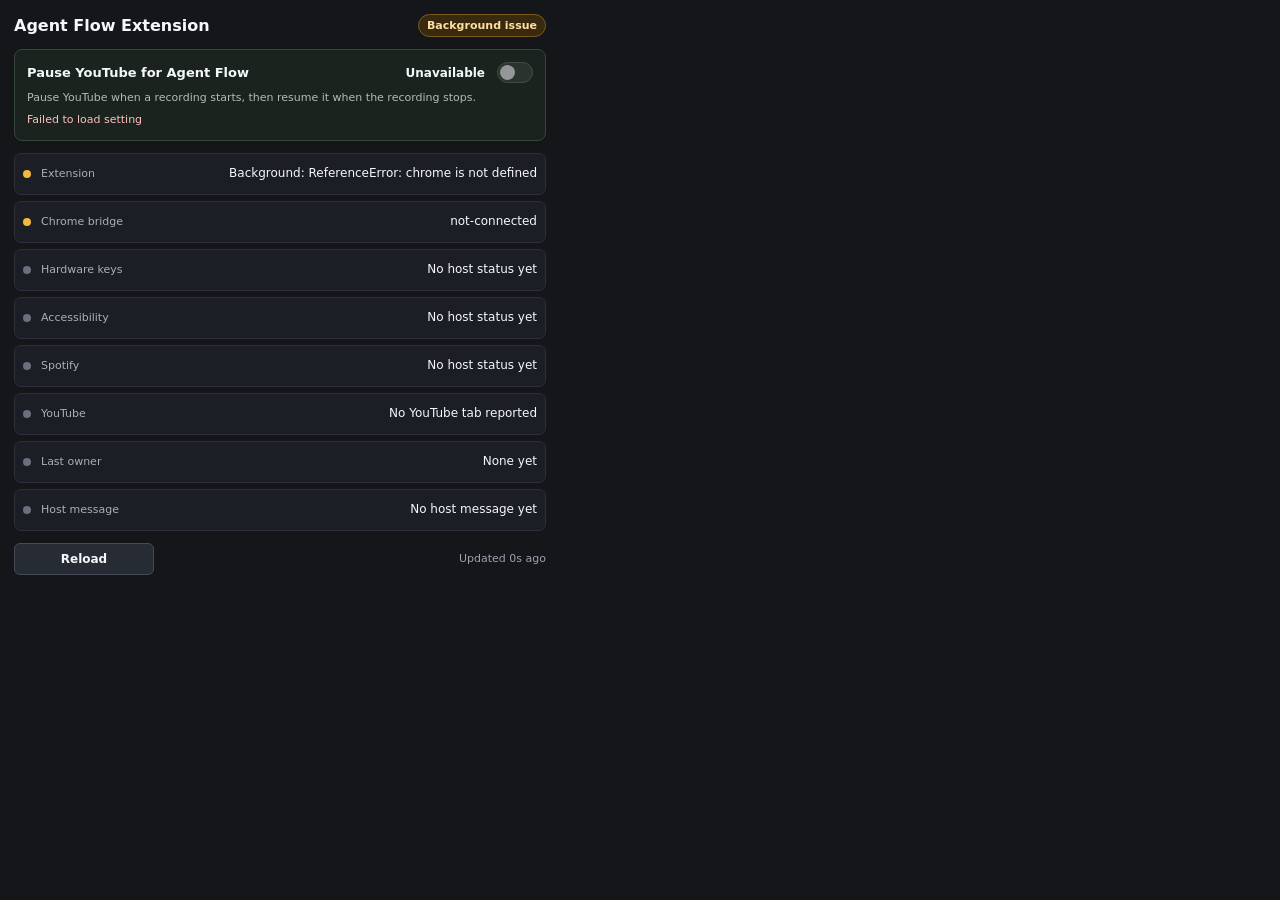
<file: companions/youtube-bridge/extension/status.html>
<!doctype html>
<html lang="en">
  <head>
    <meta charset="utf-8">
    <meta name="viewport" content="width=device-width, initial-scale=1">
    <title>Agent Flow Extension</title>
    <link rel="stylesheet" href="status.css">
  </head>
  <body>
    <main>
      <header>
        <h1>Agent Flow Extension</h1>
        <span id="summary" class="summary-pill is-neutral">Loading</span>
      </header>

      <section class="automation-setting" aria-labelledby="auto-pause-label">
        <div class="automation-heading">
          <label id="auto-pause-label" for="auto-pause">Pause YouTube for Agent Flow</label>
          <label class="switch-control">
            <span id="auto-pause-state">Loading</span>
            <input id="auto-pause" type="checkbox" role="switch" aria-labelledby="auto-pause-label" aria-describedby="auto-pause-description auto-pause-detail" disabled>
          </label>
        </div>
        <p id="auto-pause-description">Pause YouTube when a recording starts, then resume it when the recording stops.</p>
        <p id="auto-pause-detail" role="status" aria-live="polite"></p>
      </section>

      <section class="check-list" aria-label="Bridge checks">
        <div id="row-extension" class="check-row is-neutral">
          <span class="status-dot" aria-hidden="true"></span>
          <span class="check-label">Extension</span>
          <span id="extension-status" class="check-value">Loading status</span>
        </div>

        <div id="row-native-connection" class="check-row is-neutral">
          <span class="status-dot" aria-hidden="true"></span>
          <span class="check-label">Chrome bridge</span>
          <span id="native-connection" class="check-value">Not connected yet</span>
        </div>

        <div id="row-media-key-tap" class="check-row is-neutral">
          <span class="status-dot" aria-hidden="true"></span>
          <span class="check-label">Hardware keys</span>
          <span id="media-key-tap" class="check-value">No host status yet</span>
        </div>

        <div id="row-accessibility" class="check-row is-neutral">
          <span class="status-dot" aria-hidden="true"></span>
          <span class="check-label">Accessibility</span>
          <span id="accessibility" class="check-value">No host status yet</span>
        </div>

        <div id="row-spotify-state" class="check-row is-neutral">
          <span class="status-dot" aria-hidden="true"></span>
          <span class="check-label">Spotify</span>
          <span id="spotify-state" class="check-value">No host status yet</span>
        </div>

        <div id="row-youtube-tab" class="check-row is-neutral">
          <span class="status-dot" aria-hidden="true"></span>
          <span class="check-label">YouTube</span>
          <span id="youtube-tab" class="check-value">No tab reported</span>
        </div>

        <div id="row-last-owner" class="check-row is-neutral">
          <span class="status-dot" aria-hidden="true"></span>
          <span class="check-label">Last owner</span>
          <span id="last-owner" class="check-value">None yet</span>
        </div>

        <div id="row-native-status" class="check-row is-neutral">
          <span class="status-dot" aria-hidden="true"></span>
          <span class="check-label">Host message</span>
          <span id="native-status" class="check-value">No host message yet</span>
        </div>
      </section>

      <footer>
        <button id="refresh" type="button">Reload</button>
        <span id="last-refresh">Not refreshed yet</span>
      </footer>
    </main>

    <script src="status.js"></script>
  </body>
</html>
</file>
<file: docs/styles.css>
/*
  Agent Flow site

  The page is a quiet light desk; the only black objects are recorders: the
  hero's stylized HUD and the native panels in the Recorder band.
  Its two signal colours are copied from the real HUD: cyan marks selected
  text, violet marks a screenshot. Nothing else on the page uses them; inside
  the Recorder band's pictures they are the app's own pixels.

  The hero sets that HUD on an abstract Mac screen (wallpaper, menu bar, one
  TextEdit window) so visitors can see it is a floating macOS panel, not a web
  widget. Like the native panel, the HUD sits on the screen's bottom edge. The
  scene stays quieter than the HUD: its only macOS system colours are the
  window's traffic lights and the orange microphone-in-use dot.

  Type roles
    display  Avenir Next Condensed: headings only
    body     Seravek (humanist) with portable fallbacks
    system   the macOS UI face, used only inside the recorder and Mac screen mocks
    mono     XML, shell commands and the mock TextEdit document only
*/

:root {
  --desk: #e5eae8;
  --sheet: #ffffff;
  --ink: #111615;
  --graphite: #4a5452;
  --rule: #c7d0cc;
  --hud: #0a0b0b;
  --mint: #3fe0b5;
  --mint-ink: #066b55;
  --cyan: #6ccff6;
  --cyan-ink: #006f8e;
  --cyan-wash: #ade6f8;
  --cyan-tint: #e8f6fb;
  --violet: #bf5af2;
  --violet-ink: #7e2bae;
  --violet-tint: #f4ebf9;
  /* Mac screen mock: a cooler, deeper tone of the desk so the screen reads as its
     own surface while the black HUD stays the strongest object on it. */
  --wall-light: #d4ded9;
  --wall-deep: #b3c3bd;

  --display: "Avenir Next Condensed", "Avenir Next", "Arial Narrow", "Roboto Condensed", system-ui, sans-serif;
  --body: Seravek, "Gill Sans Nova", Ubuntu, Calibri, "DejaVu Sans", "Source Sans Pro", system-ui, sans-serif;
  --system: system-ui, -apple-system, BlinkMacSystemFont, "Helvetica Neue", Arial, sans-serif;
  --mono: ui-monospace, "SF Mono", SFMono-Regular, Menlo, Consolas, "Liberation Mono", monospace;

  --wrap: 72rem;
  --gutter: clamp(1.25rem, 4vw, 2.5rem);
  color-scheme: light;
}

*,
*::before,
*::after {
  box-sizing: border-box;
}

html {
  -webkit-text-size-adjust: 100%;
  text-size-adjust: 100%;
  scroll-padding-top: 1.5rem;
}

@media (prefers-reduced-motion: no-preference) {
  html {
    scroll-behavior: smooth;
  }
}

body {
  margin: 0;
  min-width: 320px;
  background: var(--desk);
  color: var(--ink);
  font-family: var(--body);
  font-size: 1.0625rem;
  line-height: 1.55;
  -webkit-font-smoothing: antialiased;
  text-rendering: optimizeLegibility;
}

img,
svg {
  display: block;
  max-width: 100%;
}

img {
  height: auto;
}

a {
  color: var(--mint-ink);
  text-decoration-thickness: 1px;
  text-underline-offset: 0.18em;
}

a:hover {
  text-decoration-thickness: 2px;
}

:focus-visible {
  outline: 3px solid var(--mint-ink);
  outline-offset: 3px;
  border-radius: 3px;
}

::selection {
  background: var(--cyan-wash);
  color: var(--ink);
}

code,
pre {
  font-family: var(--mono);
}

h1,
h2,
h3 {
  margin: 0;
  font-family: var(--display);
  font-weight: 700;
  line-height: 1.02;
  letter-spacing: -0.005em;
  text-wrap: balance;
}

p {
  margin: 0;
}

.sr-only {
  position: absolute;
  width: 1px;
  height: 1px;
  margin: -1px;
  padding: 0;
  overflow: hidden;
  clip: rect(0, 0, 0, 0);
  white-space: nowrap;
  border: 0;
}

.skip-link {
  position: absolute;
  top: 0.75rem;
  left: 0.75rem;
  z-index: 10;
  padding: 0.55rem 0.9rem;
  border-radius: 8px;
  background: var(--ink);
  color: var(--sheet);
  font-weight: 600;
  text-decoration: none;
  transform: translateY(-160%);
}

.skip-link:focus {
  transform: none;
}

main:focus {
  outline: none;
}

.wrap {
  width: min(var(--wrap), 100% - 2 * var(--gutter));
  margin-inline: auto;
}

/* Header */

.top {
  display: flex;
  flex-wrap: wrap;
  align-items: center;
  justify-content: space-between;
  gap: 0.75rem 1.5rem;
  padding-block: 1.25rem;
}

.brand {
  display: inline-flex;
  align-items: center;
  gap: 0.6rem;
  color: var(--ink);
  font-family: var(--display);
  font-size: 1.4rem;
  font-weight: 700;
  letter-spacing: -0.01em;
  text-decoration: none;
}

.brand img {
  border-radius: 8px;
}

.top-nav {
  display: flex;
  flex-wrap: wrap;
  align-items: center;
  gap: 0.35rem 1.35rem;
  font-size: 0.975rem;
}

.top-nav a {
  color: var(--ink);
  text-decoration: none;
}

.top-nav a:hover {
  text-decoration: underline;
  text-decoration-thickness: 1px;
}

.top-nav .top-github {
  padding: 0.3rem 0.8rem 0.35rem;
  border: 1px solid var(--rule);
  border-radius: 999px;
  background: var(--sheet);
}

.top-nav .top-github:hover {
  border-color: var(--ink);
  text-decoration: none;
}

/* Hero */

.hero {
  padding-block: clamp(2rem, 6vw, 4.5rem) clamp(3.5rem, 8vw, 6rem);
}

.hero-head {
  display: grid;
  gap: 1.25rem 4rem;
  align-items: end;
  margin-bottom: clamp(2.25rem, 5vw, 3.75rem);
}

.hero h1 {
  max-width: 19ch;
  font-size: clamp(2.65rem, 5.9vw, 4.8rem);
  /* Leave room for the screenshot marquee above each line's cap height. */
  line-height: 1.14;
  letter-spacing: -0.012em;
}

.hero-aside {
  max-width: 33rem;
}

.lede {
  font-size: clamp(1.1rem, 1.7vw, 1.3rem);
  line-height: 1.5;
}

/* Release requirements sit beside the verified download, above the fold.
   Keep the caveat style for older source-only landing pages. */
.release-note {
  margin-top: 0.85rem;
  color: var(--graphite);
  font-size: 0.9rem;
}

.source-link { margin-top: 0.7rem; }

.caveat {
  margin-top: 1rem;
  padding-left: 0.85rem;
  border-left: 2px solid var(--ink);
  color: var(--graphite);
  font-size: 0.95rem;
}

.caveat strong {
  color: var(--ink);
}

@media (min-width: 64rem) {
  .hero-head {
    grid-template-columns: minmax(0, 1.75fr) minmax(0, 1fr);
  }

  .hero-aside {
    padding-bottom: 0.45rem;
  }
}

/* Headline gestures: a text selection and a screenshot marquee. */

.g-select {
  margin-inline: -0.06em;
  padding-inline: 0.06em;
  border-radius: 0.06em;
  background: linear-gradient(var(--cyan-wash), var(--cyan-wash)) left 58% / 100% 84% no-repeat;
  white-space: nowrap;
  transition: background-size 0.5s cubic-bezier(0.2, 0.7, 0.2, 1);
}

.g-shot {
  position: relative;
  isolation: isolate;
  white-space: nowrap;
}

.g-shot::before,
.g-shot::after {
  position: absolute;
  z-index: -1;
  content: "";
  transition: opacity 0.25s ease, transform 0.35s cubic-bezier(0.2, 0.7, 0.2, 1);
}

.g-shot::before {
  inset: 0.1em -0.12em -0.04em;
  border: max(2px, 0.028em) dashed var(--violet-ink);
  background: rgba(191, 90, 242, 0.08);
}

/* Four corner handles, centred on the marquee corners. */
.g-shot::after {
  --h: max(7px, 0.09em);
  inset: calc(0.1em - var(--h) / 2) calc(-0.12em - var(--h) / 2) calc(-0.04em - var(--h) / 2);
  background:
    linear-gradient(var(--violet-ink), var(--violet-ink)) 0 0 / var(--h) var(--h) no-repeat,
    linear-gradient(var(--violet-ink), var(--violet-ink)) 100% 0 / var(--h) var(--h) no-repeat,
    linear-gradient(var(--violet-ink), var(--violet-ink)) 0 100% / var(--h) var(--h) no-repeat,
    linear-gradient(var(--violet-ink), var(--violet-ink)) 100% 100% / var(--h) var(--h) no-repeat;
}

/* Demo */

.demo {
  display: grid;
  gap: 1rem;
  margin: 0;
}

.pane {
  min-width: 0;
}

.pane-label {
  margin-bottom: 0.6rem;
  color: var(--graphite);
  font-size: 0.875rem;
  font-weight: 600;
}

/*
  Mac screen mock. Its layout follows the screen's own width (container queries),
  not the viewport, because the same scene fills a ~38rem column beside the Codex
  output on wide screens and the full width of a phone. Narrow screens drop menu
  items and tighten the window/HUD spacing instead of scaling the picture down:
  HUD text never drops below 0.9rem, and the highlighted line still fits on one
  line at a 320px viewport. Everything stays in normal flow, so nothing is
  clipped; the HUD's negative top margin is the only overlap. The screen has
  no bottom padding: the HUD is the last item and rests on its bottom edge.
*/

.mac {
  container: mac / inline-size;
  border: 1px solid rgba(17, 22, 21, 0.14);
  border-radius: 14px;
  /* Quiet, abstract macOS-style wallpaper: broad curved ridges, not a flat app
     card. It is CSS-only, static, and never competes with the black recorder. */
  background:
    radial-gradient(ellipse 110% 78% at 110% 108%, #355e89 0 43%, #729fbe 44% 51%, transparent 52%),
    radial-gradient(ellipse 108% 110% at -18% -20%, #dfeef0 0 49%, #abc9da 50% 60%, transparent 61%),
    linear-gradient(145deg, #90b5cf 14%, #e1cad4 53%, #efc6aa 77%, #c9b0c3);
  box-shadow: 0 30px 60px -42px rgba(8, 22, 18, 0.55);
}

.mac-menubar {
  display: flex;
  align-items: center;
  gap: 0.95em;
  height: 1.6rem;
  padding-inline: 0.8rem;
  border-bottom: 1px solid rgba(17, 22, 21, 0.07);
  border-radius: 13px 13px 0 0;
  background: rgba(255, 255, 255, 0.5);
  color: var(--ink);
  font-family: var(--system);
  font-size: 0.72rem;
  line-height: 1;
  white-space: nowrap;
  /* Safety net only: the container queries size the items to fit, but an unusually
     wide fallback font must clip this decorative bar, never widen the page. */
  overflow: hidden;
}

.mac-app {
  font-weight: 700;
}

.mac-status {
  display: flex;
  align-items: center;
  gap: 0.75rem;
  margin-left: auto;
  font-variant-numeric: tabular-nums;
}

/* macOS's own microphone-in-use dot, shown whenever any app is recording. */
.mac-mic {
  width: 0.42rem;
  height: 0.42rem;
  border-radius: 50%;
  background: #ff9f0a;
}

/* Menu items and status details that only appear once the screen is wide
   enough to hold them without clipping; see the container queries below. */
.mac-mid,
.mac-wide,
.mac-date {
  display: none;
}

.mac-screen {
  padding: 0.8rem 0.7rem 0;
}

.mac-window {
  border: 1px solid rgba(17, 22, 21, 0.12);
  border-radius: 10px;
  background: var(--sheet);
  box-shadow:
    0 1px 2px rgba(8, 22, 18, 0.06),
    0 16px 34px -22px rgba(8, 22, 18, 0.4);
}

.mac-titlebar {
  position: relative;
  display: flex;
  align-items: center;
  justify-content: center;
  height: 1.7rem;
  border-bottom: 1px solid #e3e8e6;
  border-radius: 9px 9px 0 0;
  background: #f6f8f7;
  color: #6b7472;
  font-family: var(--system);
  font-size: 0.72rem;
  font-weight: 600;
}

.mac-lights {
  position: absolute;
  top: 50%;
  left: 0.6rem;
  display: flex;
  gap: 0.35rem;
  transform: translateY(-50%);
}

.mac-lights i {
  width: 0.6rem;
  height: 0.6rem;
  border-radius: 50%;
  background: #ff5f57;
}

.mac-lights i:nth-child(2) { background: #febc2e; }
.mac-lights i:nth-child(3) { background: #28c840; }

/* TextEdit wraps plain text to its window, so a narrow screen wraps a long line
   instead of clipping it. The tall bottom padding is the document's blank page,
   the only area the HUD may cover; keep it taller than the HUD's overlap. */
.mac-doc {
  margin: 0;
  padding: 0.7rem 0.6rem 3.6rem;
  color: #1d2322;
  font-size: 0.7rem;
  line-height: 1.65;
  tab-size: 2;
  white-space: pre-wrap;
  overflow-wrap: break-word;
}

/* The captured selection, drawn as the same cyan wash as the headline gesture. */
.mac-select {
  padding-block: 0.12em;
  background: linear-gradient(var(--cyan-wash), var(--cyan-wash)) left center / 100% 100% no-repeat;
  -webkit-box-decoration-break: clone;
  box-decoration-break: clone;
  transition: background-size 0.3s cubic-bezier(0.2, 0.7, 0.2, 1);
}

/* The recorder is centred with its bottom edge on the screen's bottom edge, like
   the real panel since build 457 (it floats over the Dock area). Keep equal side
   margins at every breakpoint, and overlap only the document's blank page. */
.hud {
  position: relative;
  z-index: 1;
  width: 94%;
  margin: -3.2rem auto 0;
  padding: 0.85rem 0.95rem 0.75rem;
  border-radius: 18px;
  background: var(--hud);
  box-shadow:
    inset 0 1px 0 rgba(255, 255, 255, 0.07),
    0 2px 6px rgba(8, 22, 18, 0.2),
    0 28px 50px -22px rgba(8, 22, 18, 0.62);
  color: rgba(255, 255, 255, 0.84);
  font-family: var(--system);
}

.hud-text {
  font-size: 0.9rem;
  line-height: 1.5;
  overflow-wrap: anywhere;
}

@container mac (min-width: 26rem) {
  .mac-mid {
    display: block;
  }

  .mac-screen {
    padding: 1.1rem 1rem 0;
  }

  .mac-window {
    width: 88%;
  }

  .mac-doc {
    padding: 0.8rem 0.85rem 4rem;
    font-size: 0.75rem;
    tab-size: 4;
  }

  .hud {
    width: 86%;
    margin-top: -3.6rem;
    padding: 1rem 1.1rem 0.85rem;
  }

  .hud-text {
    font-size: 0.95rem;
  }
}

@container mac (min-width: 36rem) {
  .mac-wide {
    display: block;
  }

  .mac-date {
    display: inline;
  }

  .mac-screen {
    padding: 1.35rem 1.25rem 0;
  }

  .mac-window {
    width: 76%;
  }

  .mac-doc {
    padding-bottom: 4.6rem;
    font-size: 0.8rem;
  }

  .hud {
    width: 72%;
    margin-top: -4.2rem;
  }
}

.cue {
  margin-inline: 0.3em;
}

.cue-select {
  color: var(--cyan);
}

.cue-shot {
  color: var(--violet);
}

/* The recorder's typing line. It reads "Click to type" until the typed name appears,
   and keeps the typed words when the demo is complete, static or motion-reduced. */
.hud-type {
  margin-top: 0.4rem;
  font-size: 0.9rem;
  line-height: 1.5;
  color: rgba(255, 255, 255, 0.9);
  overflow-wrap: anywhere;
}

.hud-placeholder {
  display: none;
  color: rgba(255, 255, 255, 0.36);
}

.demo-armed .typed,
.is-playing .typed:not(.is-shown) {
  display: none;
}

.demo-armed .hud-placeholder,
.is-playing .typed:not(.is-shown) + .hud-placeholder {
  display: inline;
}

@container mac (min-width: 26rem) {
  .hud-type {
    font-size: 0.95rem;
  }
}

.hud-bar {
  display: flex;
  align-items: center;
  gap: 0.8rem;
  margin-top: 0.85rem;
  padding-top: 0.75rem;
  border-top: 1px solid rgba(255, 255, 255, 0.09);
}

.hud-stop {
  position: relative;
  flex: none;
  width: 28px;
  height: 28px;
  border-radius: 8px;
  background: rgba(255, 255, 255, 0.12);
}

.hud-stop::after {
  position: absolute;
  inset: 9px;
  border-radius: 2px;
  background: #fff;
  content: "";
}

/* The recorder's Pause/Resume control, grouped beside Stop. Decorative only. */
.hud-pause {
  position: relative;
  flex: none;
  width: 28px;
  height: 28px;
  margin-left: -0.45rem;
  border-radius: 8px;
  background: rgba(255, 255, 255, 0.12);
}

.hud-pause::before,
.hud-pause::after {
  position: absolute;
  top: 9px;
  bottom: 9px;
  width: 3px;
  border-radius: 1px;
  background: #fff;
  content: "";
}

.hud-pause::before { left: 9px; }
.hud-pause::after { right: 9px; }

.wave {
  display: flex;
  flex: 1;
  align-items: center;
  justify-content: space-between;
  gap: 3px;
  min-width: 0;
  height: 28px;
  overflow: hidden;
}

.wave i {
  flex: 1 1 0;
  min-width: 2px;
  max-width: 5px;
  height: 100%;
  border-radius: 2px;
  background: var(--mint);
  transform: scaleY(var(--s, 0.4));
}

.wave i:nth-child(7n + 1) { --s: 0.34; }
.wave i:nth-child(7n + 2) { --s: 0.7; }
.wave i:nth-child(7n + 3) { --s: 0.5; }
.wave i:nth-child(7n + 4) { --s: 0.94; }
.wave i:nth-child(7n + 5) { --s: 0.28; }
.wave i:nth-child(7n + 6) { --s: 0.62; }
.wave i:nth-child(7n + 7) { --s: 0.82; }

.demo-step {
  display: flex;
  align-items: center;
  justify-content: center;
  gap: 0.4rem;
  color: var(--graphite);
  font-size: 0.85rem;
  font-weight: 600;
  transition: color 0.3s ease;
}

.demo-step svg {
  transform: rotate(90deg);
}

.composer {
  display: flex;
  flex-direction: column;
  gap: 0.85rem;
  padding: 1.1rem 1.2rem 1.2rem;
  border: 1px solid var(--rule);
  border-radius: 18px;
  background: var(--sheet);
  box-shadow: 0 20px 44px -30px rgba(8, 22, 18, 0.4);
  font-size: 0.975rem;
}

/* Codex's message stays plain: the ↗ full-prompt link, every authored word with
   the markers rendered as Codex's ordinary inline code, then the footer, whose
   "full prompt" words are the same link. Only the opening arrow needs the gap. */
.prompt-link {
  color: var(--mint-ink);
  font-weight: 600;
}

.msg-open .prompt-link {
  margin-right: 0.15em;
}

.marker {
  padding: 0.05em 0.35em;
  border: 1px solid var(--rule);
  border-radius: 5px;
  background: #f1f4f3;
  color: var(--ink);
  font-size: 0.82em;
  white-space: nowrap;
}

.demo-caption {
  display: grid;
  gap: 1.1rem 2.5rem;
  margin-top: 1.5rem;
}

.skill-handoff {
  max-width: 45rem;
  margin: 1.6rem 0 0;
  padding: 0.85rem 1rem;
  border-left: 3px solid var(--mint-ink);
  background: rgba(255, 255, 255, 0.48);
  color: var(--graphite);
  font-size: 0.95rem;
}

/* Four real workflow stages, not a provider catalogue. */
.feature-grid {
  display: grid;
  grid-template-columns: repeat(2, minmax(0, 1fr));
  gap: 0.8rem;
  margin-bottom: 1.2rem;
}

.feature-card {
  min-width: 0;
  padding: 1.15rem 1.2rem 1.3rem;
  border: 1px solid var(--rule);
  border-radius: 15px;
  background: var(--sheet);
}

.feature-index {
  display: block;
  margin-bottom: 1rem;
  color: var(--mint-ink);
  font-family: var(--mono);
  font-size: 0.73rem;
  font-weight: 600;
  letter-spacing: 0.04em;
  text-transform: uppercase;
}

.feature-card h3 {
  margin-bottom: 0.5rem;
  font-size: clamp(1.45rem, 2vw, 2rem);
}

.feature-card p {
  color: var(--graphite);
  font-size: 0.93rem;
}

@media (max-width: 36rem) {
  .feature-grid {
    grid-template-columns: 1fr;
  }
}

.replay {
  display: inline-flex;
  justify-self: start;
  align-items: center;
  gap: 0.4rem;
  padding: 0.4rem 0.9rem 0.45rem 0.75rem;
  border: 1px solid var(--rule);
  border-radius: 999px;
  background: var(--sheet);
  color: var(--ink);
  font: inherit;
  font-size: 0.9rem;
  font-weight: 600;
  cursor: pointer;
}

.replay:hover {
  border-color: var(--ink);
}

.replay[hidden] {
  display: none;
}

.facts {
  display: grid;
  gap: 0.45rem 2rem;
  margin: 0;
  padding: 0;
  color: var(--graphite);
  font-size: 0.95rem;
  list-style: none;
}

.facts li {
  position: relative;
  padding-left: 1rem;
}

.facts li::before {
  position: absolute;
  top: 0.72em;
  left: 0;
  width: 0.45rem;
  height: 2px;
  background: currentColor;
  content: "";
}

@media (min-width: 40rem) {
  .facts {
    grid-template-columns: repeat(2, minmax(0, 1fr));
  }
}

@media (min-width: 60rem) {
  /* The Mac screen needs more room than the bare HUD did, so the scene reads as a
     desktop with the recorder floating on it; the Codex output stays beside it. */
  .demo {
    grid-template-columns: minmax(0, 1.3fr) auto minmax(0, 1fr);
    align-items: center;
    column-gap: 1.25rem;
  }

  .demo-step {
    flex-direction: column;
    padding-top: 1.5rem;
  }

  .demo-step svg {
    transform: none;
  }

  .demo-caption {
    grid-column: 1 / -1;
    grid-template-columns: auto minmax(0, 1fr);
    align-items: start;
  }

  .demo-caption .facts {
    grid-column: 2;
  }
}

/*
  Playback. .demo-armed (set in <head> before first paint) and .is-playing
  (set by script.js) hide the parts that have not been revealed yet. Without
  JavaScript, with reduced motion, or after playback, every part is visible
  and fully decorated.
*/

.demo-armed .step,
.is-playing .step {
  opacity: 0;
  visibility: hidden;
}

.is-playing .step.is-shown {
  opacity: 1;
  visibility: visible;
  transition: opacity 0.22s ease;
}

.demo-armed .g-select,
.is-playing .g-select:not(.is-shown) {
  background-size: 0% 84%;
  transition: none;
}

/* The TextEdit selection is a data-at part but not a .step: its code stays
   visible and only the cyan wash is withheld until it is revealed. */
.demo-armed .mac-select,
.is-playing .mac-select:not(.is-shown) {
  background-size: 0% 100%;
  transition: none;
}

.demo-armed .g-shot::before,
.demo-armed .g-shot::after,
.is-playing .g-shot:not(.is-shown)::before,
.is-playing .g-shot:not(.is-shown)::after {
  opacity: 0;
  transform: scale(1.12);
  transition: none;
}

.is-recording .wave i {
  animation: talk 0.7s ease-in-out infinite alternate;
}

.is-recording .wave i:nth-child(3n) {
  animation-duration: 0.55s;
}

.is-recording .wave i:nth-child(3n + 1) {
  animation-duration: 0.85s;
  animation-delay: -0.3s;
}

.is-recording .wave i:nth-child(4n) {
  animation-delay: -0.45s;
}

.is-stopped .demo-step {
  color: var(--mint-ink);
}

@keyframes talk {
  from {
    transform: scaleY(0.14);
  }

  to {
    transform: scaleY(var(--s, 0.4));
  }
}

/* Content bands */

.band {
  padding-block: clamp(3.25rem, 7vw, 5.5rem);
  border-top: 1px solid var(--rule);
}

.split {
  display: grid;
  gap: 1.75rem 4rem;
}

@media (min-width: 56rem) {
  .split {
    grid-template-columns: minmax(0, 19rem) minmax(0, 1fr);
    align-items: start;
  }
}

.band-head h2 {
  font-size: clamp(2rem, 3.6vw, 2.75rem);
}

.band-head p {
  margin-top: 0.9rem;
  color: var(--graphite);
}

.band-body {
  min-width: 0;
}

/* Promo video: full content width with no text of its own (Ethan asked for no visible
   title, subtitle, transcript or credit). 16:9 is reserved up front so the poster never
   shifts the page while the video's metadata loads. */
.promo-video {
  margin: 0;
}

.promo-video video {
  display: block;
  width: 100%;
  height: auto;
  aspect-ratio: 16 / 9;
  border: 1px solid var(--rule);
  border-radius: 18px;
  background: var(--desk);
  box-shadow: 0 26px 60px -34px rgba(8, 22, 18, 0.45);
}

/*
  Recorder band. Authored by Claude Opus 5.5, 2026-11-26.

  The native recorder on dark screens: the hero's wallpaper geometry in night tones,
  so the black panel and its 1px rainbow edge read as they do on a dark desktop. The
  night tones stay clear of the cyan and violet signal colours; the only cyan and
  purple in this band are the app's own pixels. Each screen holds one recorder,
  because Mini and Notch are alternatives and only one panel shows at a time.

  Every picture is a 1x render on a transparent canvas, used byte for byte. .crop
  shows only the panel's box, measured from the PNG's alpha bounds plus 2px on the
  free sides (the anchored side is the canvas edge, so the panel meets the screen
  edge). The box is capped at one image pixel per CSS pixel, so wide screens show the
  panel at its rendered point size and nothing is upscaled past it; narrower screens
  scale it down evenly. --iw is the canvas width; --x/--y/--w/--h is the crop box.
*/

.shots {
  display: grid;
  gap: clamp(2rem, 4vw, 3rem);
  margin-top: clamp(2.25rem, 5vw, 3.5rem);
}

.shot-group {
  margin: 0;
}

.shot-row {
  display: grid;
  gap: 0.75rem;
}

/* Each layout's small states. Mini stacks its slim bar and red end bar in the
   column beside the expanded view; Notch puts them in a row under it. Every item
   is still its own screen, because only one recorder shows at a time. The red end
   bars were added later the same day by Claude Opus 5.5 and use the slim tile's
   former spare height, so the band keeps its size. */
.shot-stack,
.shot-pair {
  display: grid;
  gap: 0.75rem;
  min-width: 0;
}

/* Mini's expanded view and its small states side by side once they fit near full
   size; the stacked small screens share the row height equally. Notch's small
   states use the same 7:4 split, so the two groups line up. */
@media (min-width: 64rem) {
  .shot-row-mini,
  .shot-pair {
    grid-template-columns: minmax(0, 7fr) minmax(0, 4fr);
  }

  .shot-stack {
    grid-auto-rows: 1fr;
  }
}

.screen {
  display: flex;
  justify-content: center;
  min-width: 0;
  padding-inline: clamp(0.5rem, 3vw, 2rem);
  overflow: hidden;
  border: 1px solid rgba(17, 22, 21, 0.14);
  border-radius: 14px;
  background:
    radial-gradient(ellipse 110% 78% at 110% 108%, #23405e 0 43%, #3a6283 44% 51%, transparent 52%),
    radial-gradient(ellipse 108% 110% at -18% -20%, #3d4d52 0 49%, #33434a 50% 60%, transparent 61%),
    linear-gradient(145deg, #34495a 14%, #463f4d 53%, #57463b 77%, #3e3a44);
  box-shadow: 0 30px 60px -42px rgba(8, 22, 18, 0.55);
}

/* Mini rests on the screen's bottom edge; Notch hangs from its top edge. */
.screen-bottom {
  align-items: flex-end;
  padding-top: clamp(2.5rem, 7vw, 5rem);
}

.screen-top {
  align-items: flex-start;
  padding-bottom: clamp(2.5rem, 6vw, 4.5rem);
}

/* Narrower side padding keeps both Notch bars near full size in the 7:4 row. */
.screen-short {
  padding-inline: clamp(0.5rem, 1.5vw, 1rem);
  padding-bottom: clamp(1.75rem, 4vw, 2.75rem);
}

.crop {
  position: relative;
  flex: 0 1 auto;
  width: 100%;
  max-width: calc(var(--w) * 1px);
  aspect-ratio: var(--w) / var(--h);
  overflow: hidden;
}

.crop img {
  position: absolute;
  top: calc(var(--y) / var(--h) * -100%);
  left: calc(var(--x) / var(--w) * -100%);
  width: calc(var(--iw) / var(--w) * 100%);
  max-width: none;
  height: auto;
}

/* Alpha bounds: mini-expanded (0,79)-(640,300); mini-compact (158,260)-(482,300);
   notch-expanded (0,0)-(1100,219); notch-compact (220,0)-(880,38). */
.crop-mini-expanded { --iw: 640; --x: 0; --y: 77; --w: 640; --h: 223; }
.crop-mini-compact { --iw: 640; --x: 156; --y: 258; --w: 328; --h: 42; }
.crop-notch-expanded { --iw: 1100; --x: 0; --y: 0; --w: 1100; --h: 221; }
.crop-notch-compact { --iw: 1100; --x: 218; --y: 0; --w: 664; --h: 40; }
/* Red end bars: mini-cancelled (64,0)-(288,40) on a 352x40 canvas; its stroke
   touches the top and bottom canvas edges, so only the sides get 2px.
   notch-wont-paste fills its 420x38 canvas, wings included. */
.crop-mini-cancelled { --iw: 352; --x: 62; --y: 0; --w: 228; --h: 40; }
.crop-notch-wont-paste { --iw: 420; --x: 0; --y: 0; --w: 420; --h: 38; }

.shot-caption {
  max-width: 44rem;
  margin-top: 0.85rem;
  color: var(--graphite);
  font-size: 0.95rem;
}

.shot-caption strong {
  color: var(--ink);
}

.setup-steps {
  display: grid;
  gap: 0.85rem;
  margin: 0;
  padding-left: 1.25rem;
}

.optional {
  margin-top: 1.65rem;
  padding-block: 1rem;
  border-block: 1px solid var(--rule);
}

.optional summary {
  cursor: pointer;
  font-weight: 600;
}

.optional[open] summary { margin-bottom: 1rem; }
.optional .pieces div:first-child { border-top: 0; }
.companion-link { padding-bottom: 3rem; color: var(--graphite); }

/* Routes */

.routes {
  margin: 0;
  border: 1px solid var(--rule);
  border-radius: 18px;
  background: var(--sheet);
}

.route {
  display: grid;
  gap: 0.35rem 2rem;
  padding: 1.05rem 1.35rem 1.15rem;
}

.route + .route {
  border-top: 1px solid var(--rule);
}

.route dt {
  font-weight: 600;
}

.route dd {
  margin: 0;
}

@media (min-width: 40rem) {
  .route {
    grid-template-columns: minmax(0, 1fr) minmax(0, 1.3fr);
  }
}

kbd {
  display: inline-block;
  margin-right: 0.2em;
  padding: 0.04em 0.55em 0.1em;
  border: 1px solid #b6c0bc;
  border-bottom-width: 2px;
  border-radius: 7px;
  background: var(--sheet);
  color: var(--ink);
  font-family: var(--body);
  font-size: 0.9em;
  font-weight: 600;
  white-space: nowrap;
}

.note {
  max-width: 44rem;
  margin-top: 1rem;
  color: var(--graphite);
}

/* Setup */

.setup-intro {
  max-width: 42rem;
  margin-bottom: 1.6rem;
}

.spec {
  display: grid;
  gap: 1.25rem 2.5rem;
  margin: 0;
}

.spec div {
  padding-top: 0.75rem;
  border-top: 1px solid var(--rule);
}

.spec dt {
  color: var(--graphite);
  font-size: 0.875rem;
  font-weight: 600;
}

.spec dd {
  margin: 0.2rem 0 0;
}

@media (min-width: 40rem) {
  .spec {
    grid-template-columns: repeat(2, minmax(0, 1fr));
  }
}

.also-title {
  margin-top: 2.75rem;
  font-size: 1.5rem;
}

.also {
  display: grid;
  gap: 0.5rem 2.5rem;
  margin: 0.9rem 0 0;
  padding-left: 1.15rem;
}

@media (min-width: 40rem) {
  .also {
    grid-template-columns: repeat(2, minmax(0, 1fr));
  }
}

/* Build */

.pieces {
  margin: 0;
}

.pieces div {
  display: grid;
  gap: 0.25rem 1.5rem;
  padding: 0.9rem 0;
  border-top: 1px solid var(--rule);
}

.pieces dt {
  color: var(--ink);
  font-weight: 700;
}

.pieces dd {
  margin: 0;
  color: var(--graphite);
}

@media (min-width: 40rem) {
  .pieces div {
    grid-template-columns: 9.5rem minmax(0, 1fr);
  }
}

.commands {
  overflow: hidden;
  border: 1px solid var(--rule);
  border-radius: 16px;
  background: var(--sheet);
}

.commands pre {
  margin: 0;
  padding: 1.1rem 1.3rem;
  overflow-x: auto;
  font-size: 0.9rem;
  line-height: 1.75;
}

.commands-bar {
  display: flex;
  justify-content: flex-end;
  padding: 0.55rem 0.65rem;
  border-top: 1px solid var(--rule);
}

.commands-bar[hidden] {
  display: none;
}

.copy {
  padding: 0.4rem 0.9rem 0.45rem;
  border: 1px solid var(--rule);
  border-radius: 999px;
  background: var(--desk);
  color: var(--ink);
  font: inherit;
  font-size: 0.9rem;
  font-weight: 600;
  cursor: pointer;
}

.copy:hover {
  border-color: var(--ink);
}

.build-notes {
  display: grid;
  gap: 0.45rem;
  margin: 1.4rem 0 0;
  padding-left: 1.15rem;
}

.build-notes code,
.note code,
.pieces code {
  font-size: 0.88em;
}

.actions {
  display: flex;
  flex-wrap: wrap;
  align-items: center;
  gap: 0.75rem 1.5rem;
  margin-top: 1.75rem;
}

.button {
  display: inline-flex;
  align-items: center;
  gap: 0.4rem;
  padding: 0.7rem 1.2rem 0.75rem;
  border-radius: 999px;
  background: var(--ink);
  color: var(--sheet);
  font-weight: 600;
  text-decoration: none;
}

.button:hover {
  background: var(--mint-ink);
}

/* Footer */

.foot {
  padding-block: 2.5rem 3rem;
  border-top: 1px solid var(--rule);
  color: var(--graphite);
  font-size: 0.925rem;
}

.foot-inner {
  display: grid;
  gap: 1rem 3rem;
}

.foot-inner p {
  max-width: 40rem;
}

.foot-nav {
  display: flex;
  flex-wrap: wrap;
  gap: 0.4rem 1.25rem;
}

@media (min-width: 56rem) {
  .foot-inner {
    grid-template-columns: minmax(0, 1fr) auto;
    align-items: start;
  }

  .foot-nav {
    justify-content: flex-end;
    max-width: 24rem;
  }
}

/* 404 */

.notfound {
  display: grid;
  min-height: 100vh;
  place-content: center;
  justify-items: center;
  gap: 1rem;
  padding: 2rem var(--gutter);
  text-align: center;
}

.notfound img {
  border-radius: 16px;
}

.notfound h1 {
  font-size: clamp(2.5rem, 7vw, 4rem);
}

.notfound p {
  color: var(--graphite);
}

/* Narrow phones: fewer waveform bars so the HUD row never overflows. */
@media (max-width: 30rem) {
  .wave i:nth-child(n + 29) {
    display: none;
  }
}

@media (prefers-reduced-motion: reduce) {
  *,
  *::before,
  *::after {
    animation: none !important;
    transition: none !important;
  }
}

@media (forced-colors: active) {
  .g-select,
  .mac-select {
    background: none;
    text-decoration: underline;
  }

  .mac,
  .mac-window,
  .hud,
  .screen,
  .composer,
  .routes,
  .commands {
    border: 1px solid CanvasText;
  }
}
</file>
<file: companions/youtube-bridge/extension/status.css>
:root {
  color-scheme: dark;
  font-family: Inter, ui-sans-serif, system-ui, -apple-system, BlinkMacSystemFont, "Segoe UI", sans-serif;
}

body {
  width: 560px;
  max-height: 600px;
  overflow-y: auto;
  margin: 0;
  color: #f5f7fb;
  background: #14161a;
}

main {
  padding: 14px;
}

header {
  display: flex;
  align-items: center;
  justify-content: space-between;
  gap: 12px;
  margin-bottom: 12px;
}

h1 {
  min-width: 0;
  margin: 0;
  font-size: 16px;
  font-weight: 650;
  line-height: 1.2;
}

.summary-pill {
  flex: 0 0 auto;
  max-width: 180px;
  overflow: hidden;
  border: 1px solid #343944;
  border-radius: 999px;
  padding: 4px 8px;
  text-overflow: ellipsis;
  white-space: nowrap;
  font-size: 11px;
  font-weight: 650;
}

.check-list {
  display: grid;
  gap: 6px;
}

.automation-setting {
  padding: 12px;
  margin-bottom: 12px;
  border: 1px solid #35463c;
  border-radius: 8px;
  background: #1b231e;
}

.automation-heading, .switch-control {
  display: flex;
  align-items: center;
  justify-content: space-between;
  gap: 12px;
}

.automation-heading { font-size: 13px; font-weight: 650; }
.switch-control { flex-shrink: 0; font-size: 12px; cursor: pointer; }
.automation-setting p { margin: 7px 0 0; color: #b2bbba; font-size: 11px; line-height: 1.4; }
#auto-pause-detail:empty { display: none; }
#auto-pause-detail.is-error { color: #ffc0c0; }
#auto-pause {
  appearance: none;
  width: 36px;
  height: 21px;
  margin: 0;
  border: 1px solid #65716b;
  border-radius: 12px;
  background: #37413b;
  cursor: pointer;
}
#auto-pause::before {
  content: '';
  display: block;
  width: 15px;
  height: 15px;
  margin: 2px;
  border-radius: 50%;
  background: #f5f7fb;
}
#auto-pause:checked { background: #25804b; border-color: #35c275; }
#auto-pause:checked::before { transform: translateX(15px); }
#auto-pause:disabled { opacity: .55; cursor: wait; }
#auto-pause:focus-visible, button:focus-visible { outline: 2px solid #8ce3ad; outline-offset: 3px; }

.check-row {
  display: grid;
  grid-template-columns: 10px 128px minmax(0, 1fr);
  align-items: center;
  gap: 8px;
  min-height: 26px;
  border: 1px solid #2b3039;
  border-radius: 7px;
  padding: 7px 8px;
  background: #1b1e24;
}

.status-dot {
  width: 8px;
  height: 8px;
  border-radius: 999px;
  background: #69717f;
}

.check-label {
  color: #a8afbb;
  font-size: 11px;
  line-height: 1.2;
}

.check-value {
  min-width: 0;
  overflow: visible;
  color: #f5f7fb;
  overflow-wrap: anywhere;
  white-space: normal;
  font-size: 12px;
  line-height: 1.25;
  text-align: right;
}

.is-ok .status-dot {
  background: #35c275;
}

.is-warn .status-dot {
  background: #f3b63f;
}

.is-error .status-dot {
  background: #f06262;
}

.is-neutral .status-dot {
  background: #69717f;
}

.summary-pill.is-ok {
  border-color: #236b49;
  color: #b9f5d2;
  background: #123523;
}

.summary-pill.is-warn {
  border-color: #7a5b1e;
  color: #ffe0a3;
  background: #39290e;
}

.summary-pill.is-error {
  border-color: #7d3030;
  color: #ffc0c0;
  background: #3b1717;
}

.summary-pill.is-neutral {
  color: #d8dde6;
  background: #222731;
}

footer {
  display: grid;
  grid-template-columns: 140px minmax(0, 1fr);
  align-items: center;
  gap: 10px;
  margin-top: 12px;
}

button {
  height: 32px;
  border: 1px solid #444b58;
  border-radius: 6px;
  color: #f5f7fb;
  background: #262b34;
  font: inherit;
  font-size: 12px;
  font-weight: 650;
}

button:active {
  background: #303743;
}

button:disabled {
  color: #9ca3af;
  cursor: default;
}

#last-refresh {
  min-width: 0;
  overflow: hidden;
  color: #9ca3af;
  text-overflow: ellipsis;
  white-space: nowrap;
  font-size: 11px;
  text-align: right;
}
</file>
